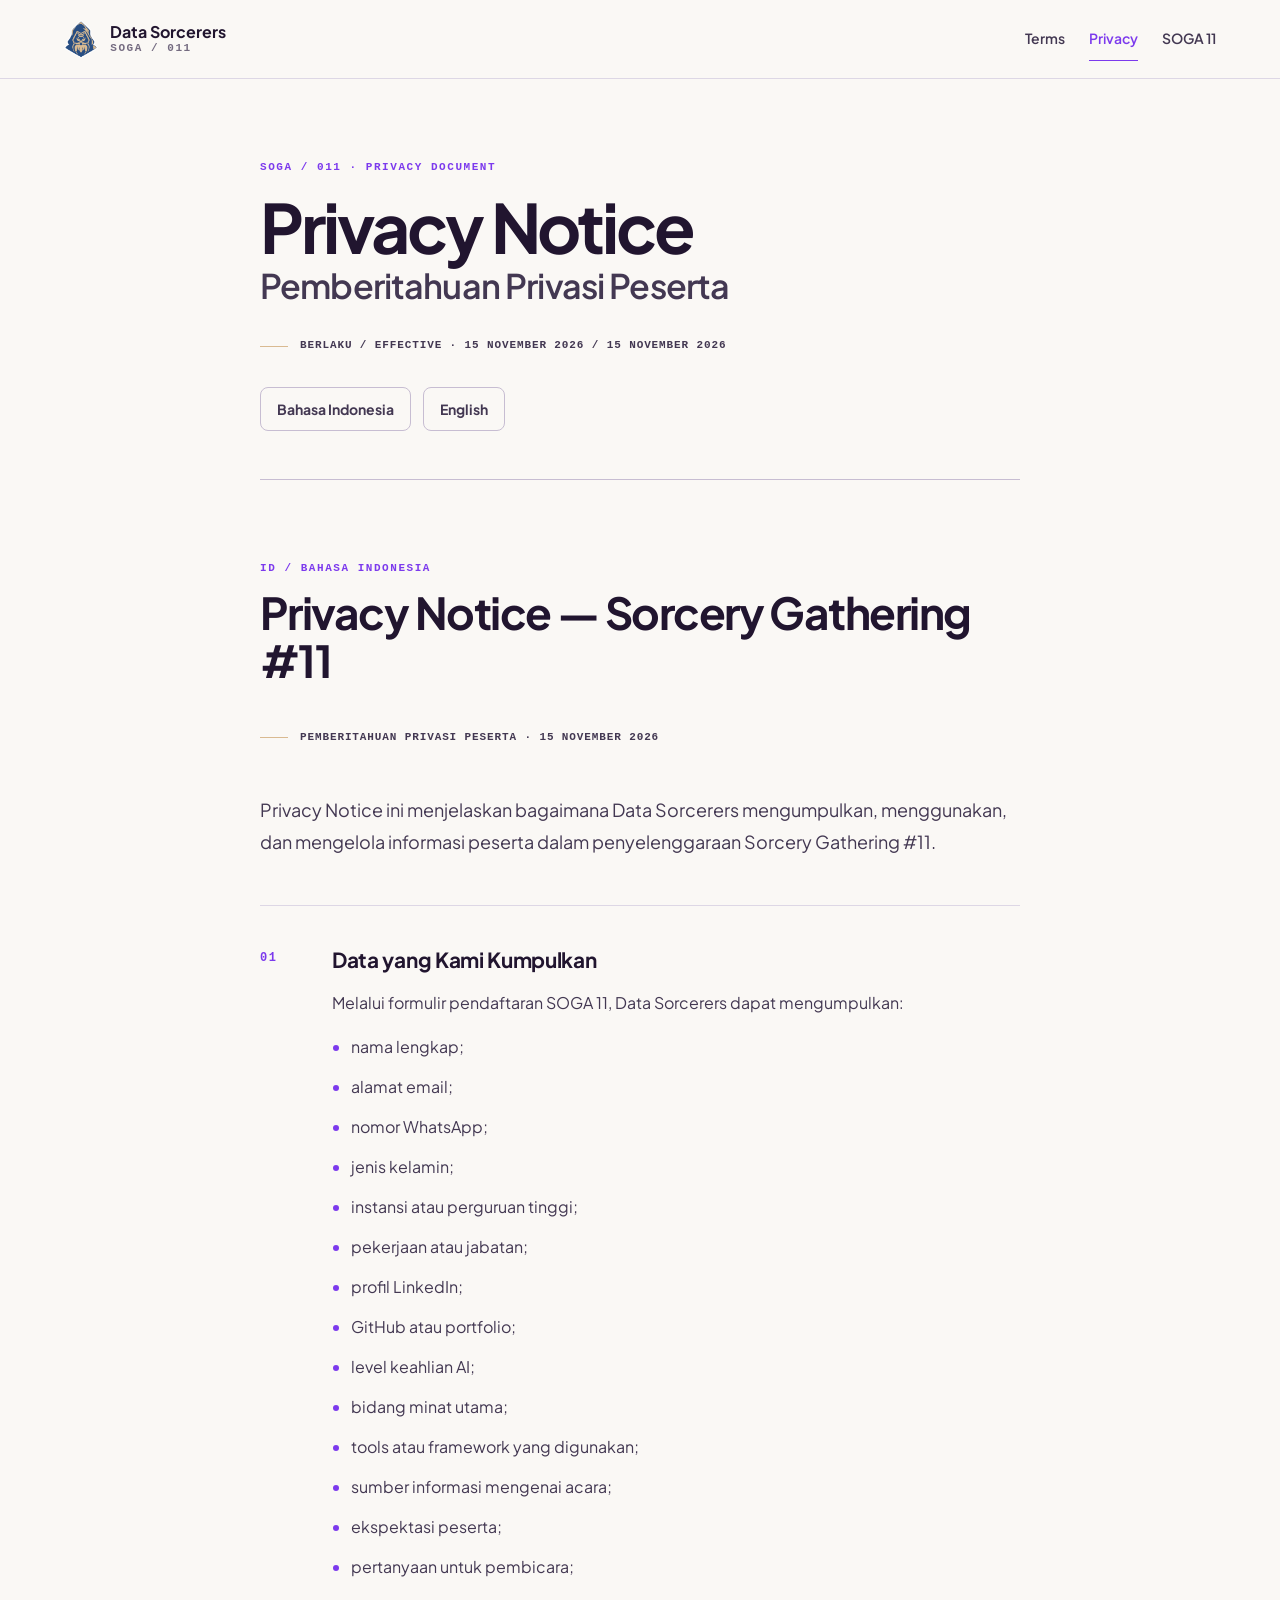
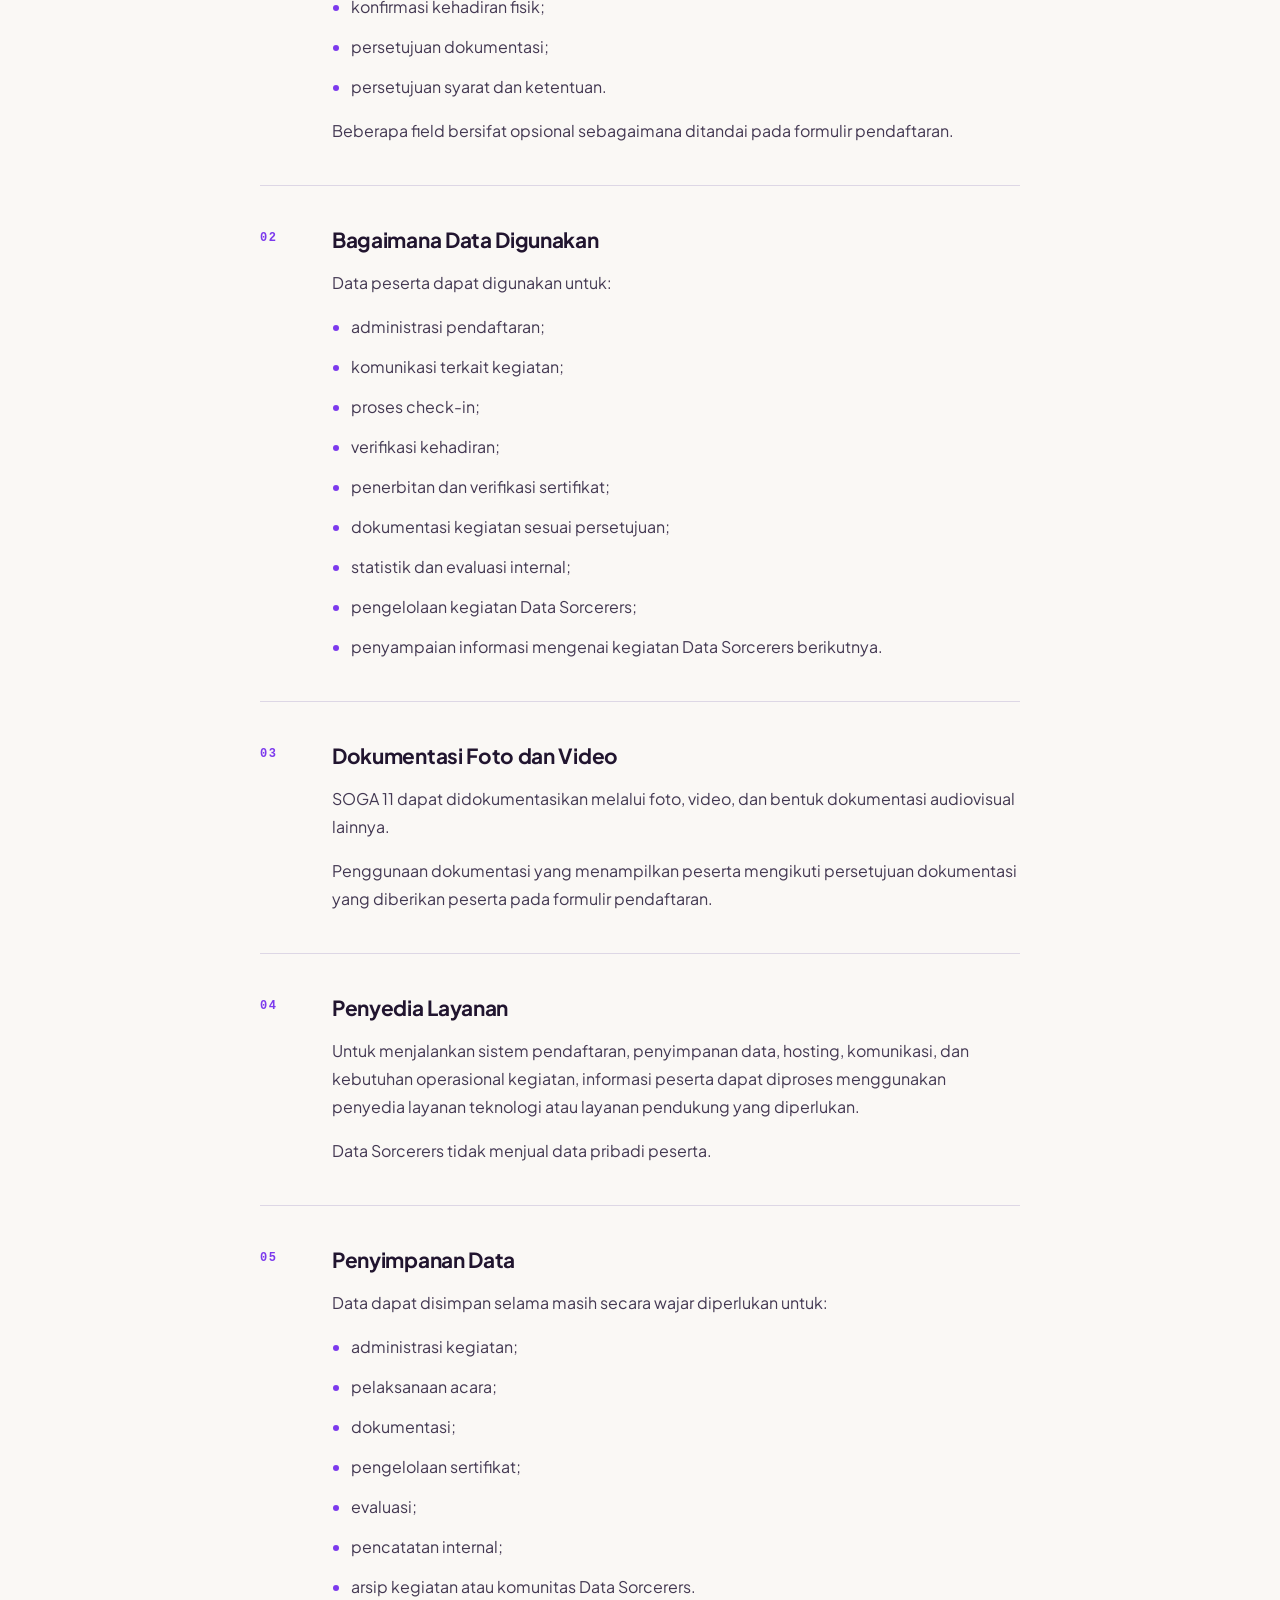
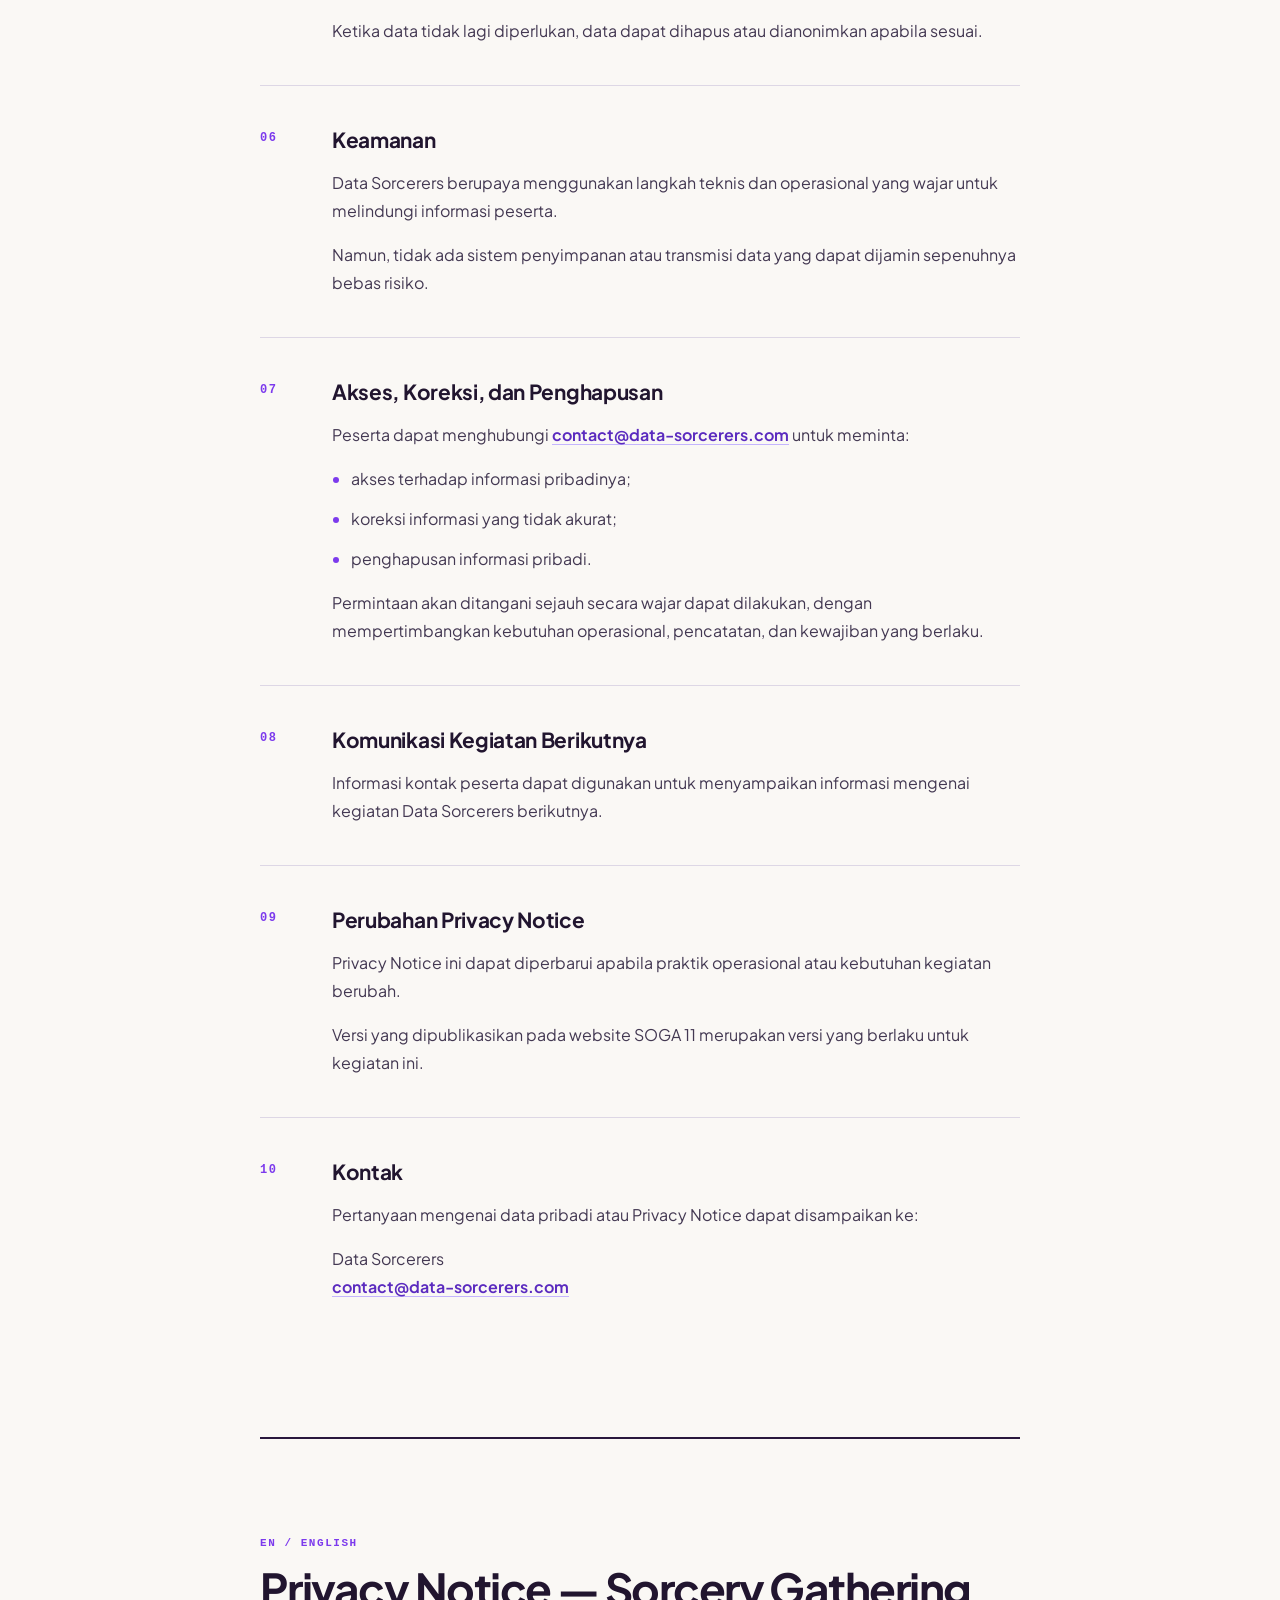
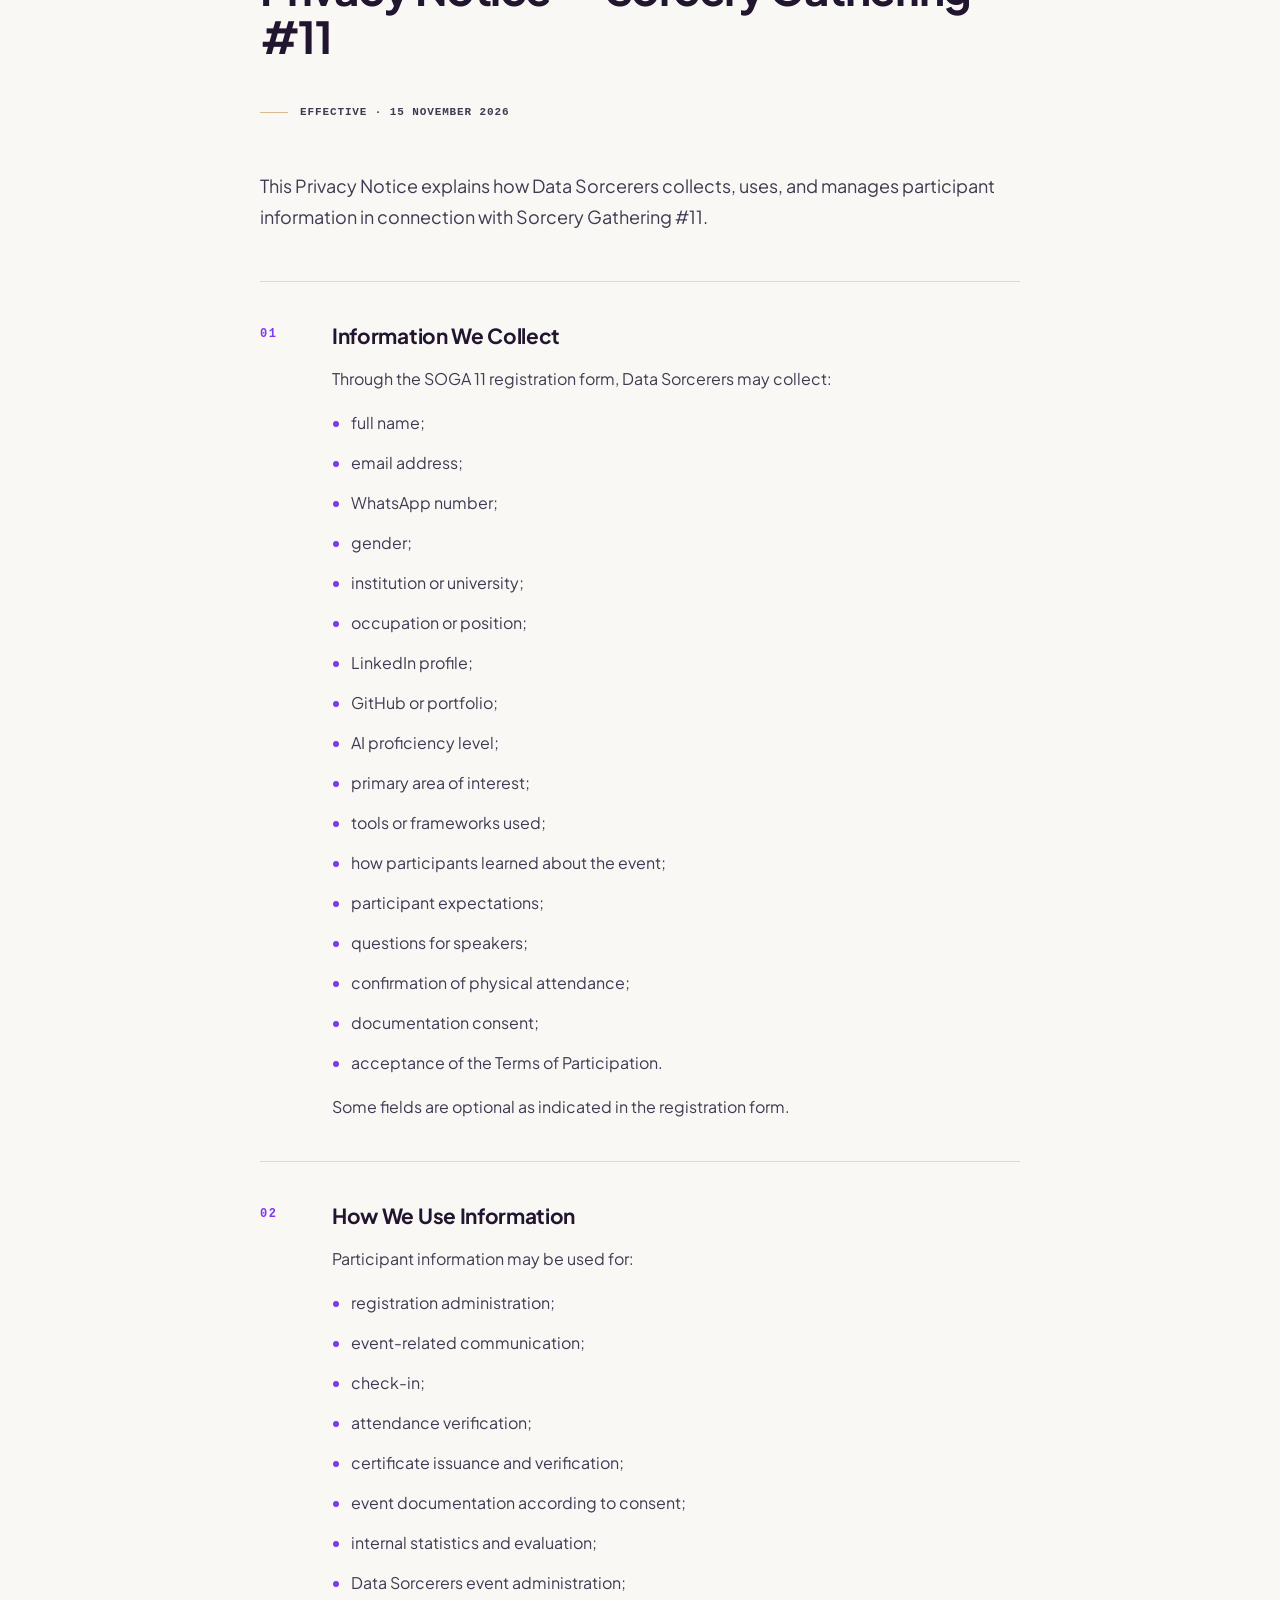
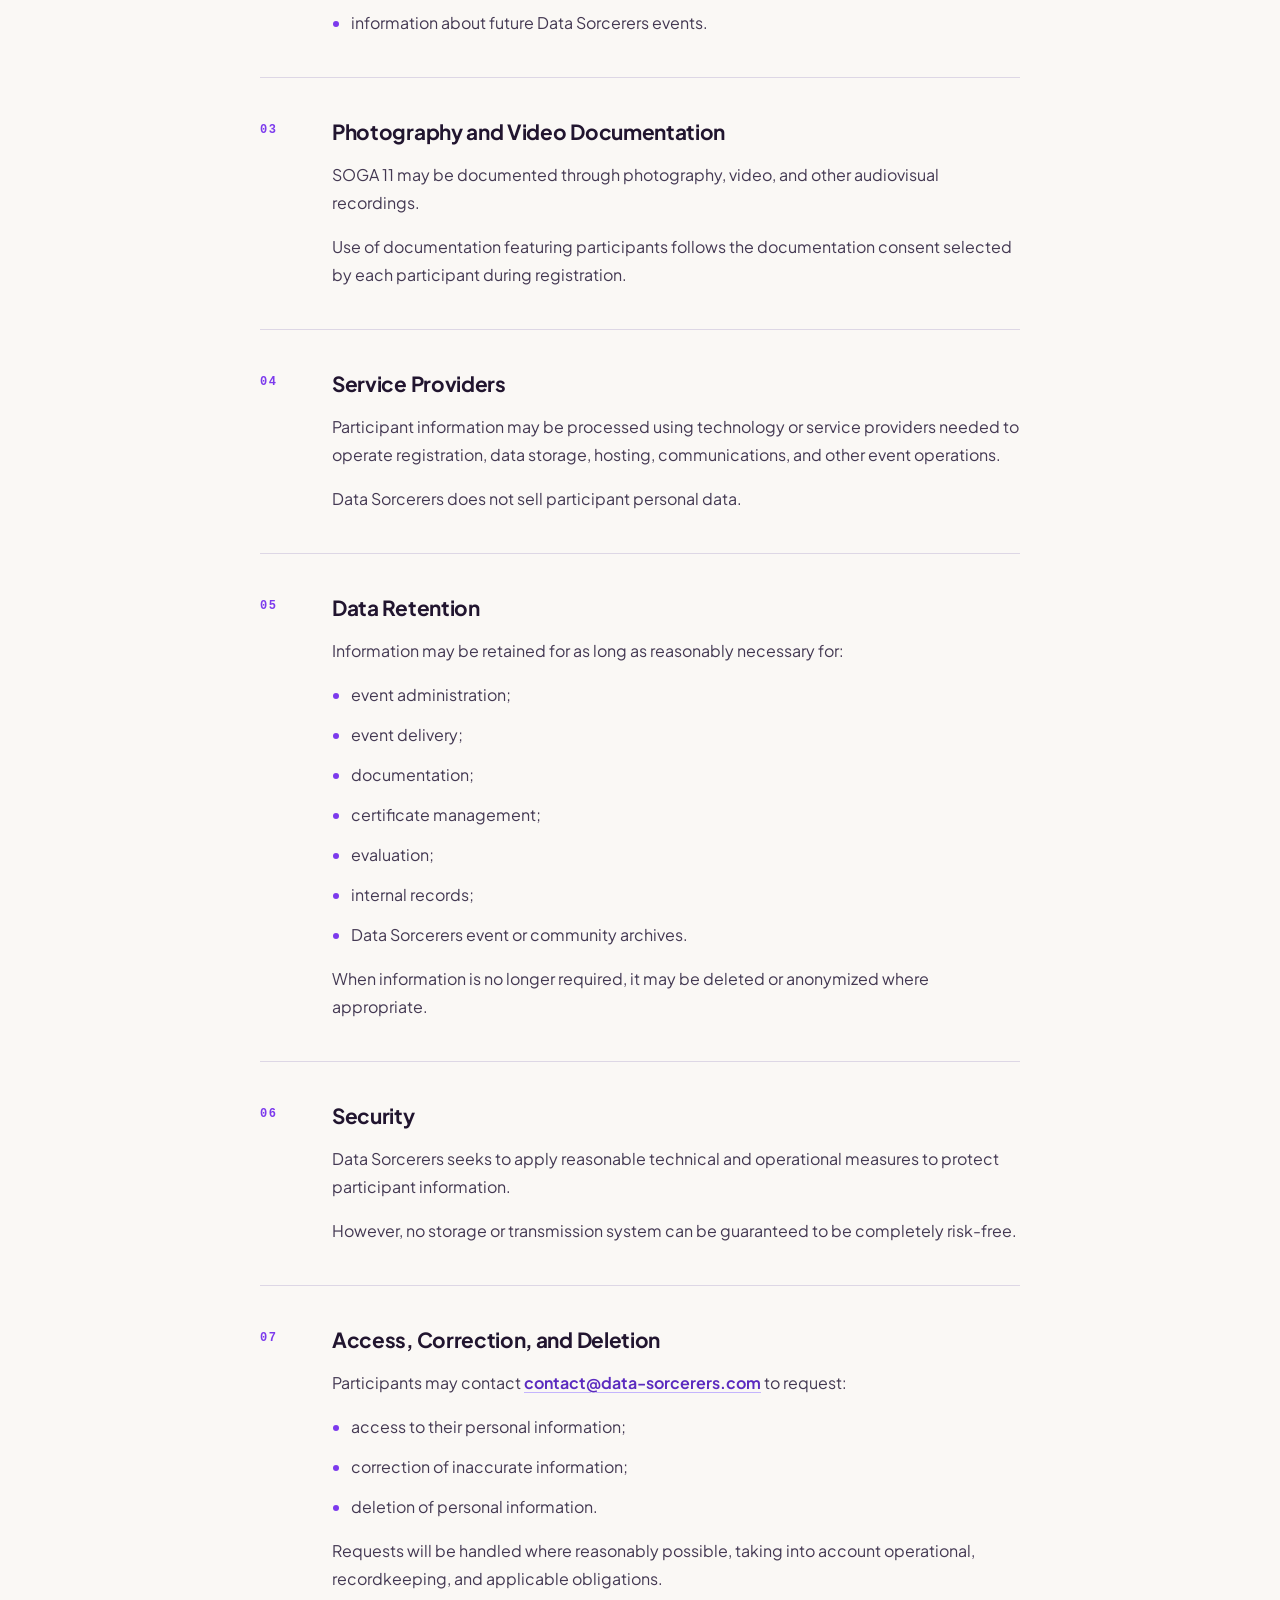
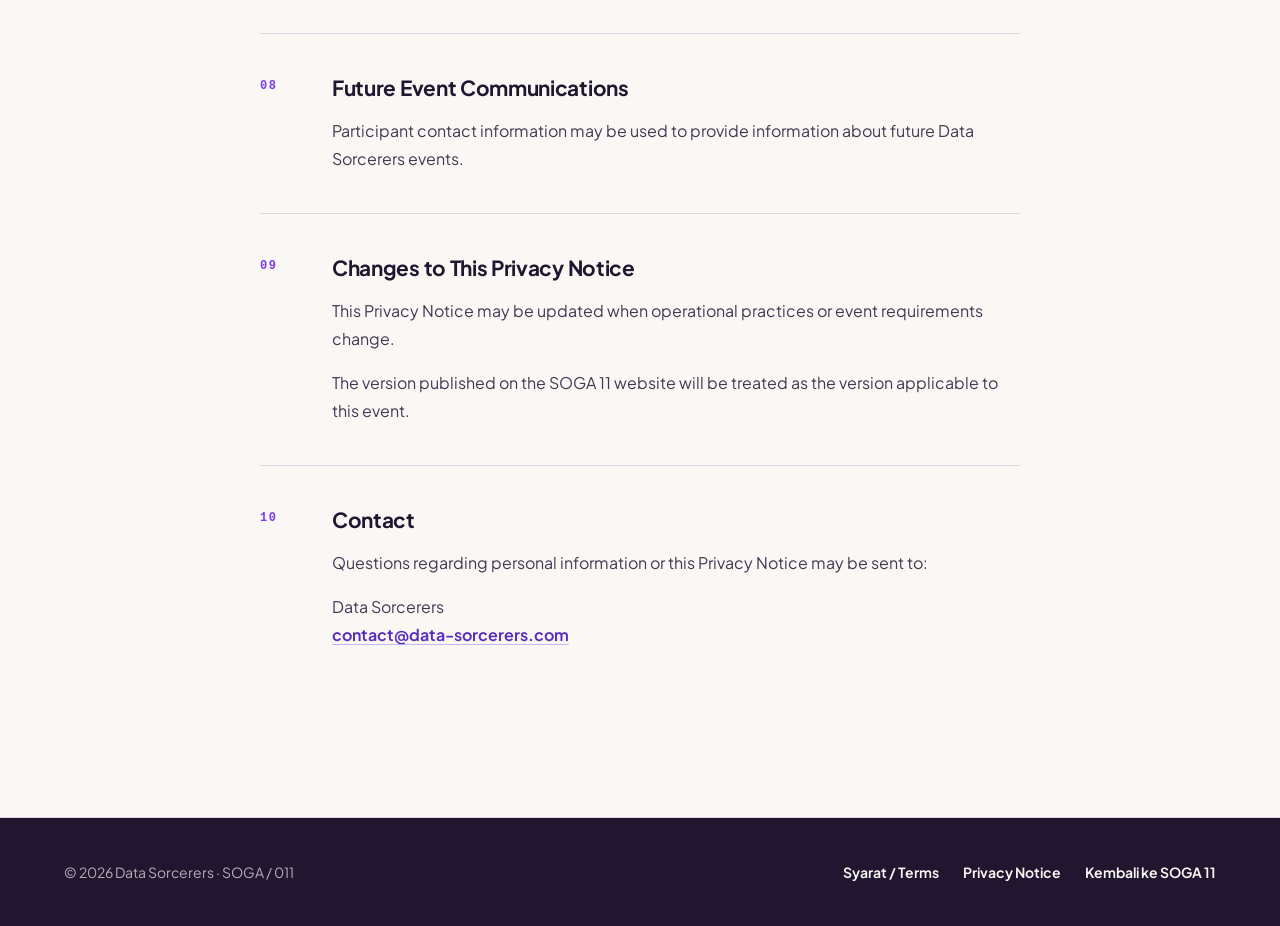
<file: privacy.html>
<!DOCTYPE html>
<html lang="id">
<head>
  <meta charset="UTF-8" />
  <meta name="viewport" content="width=device-width, initial-scale=1.0" />
  <title>Privacy Notice — SOGA 11</title>
  <meta name="description" content="Pemberitahuan Privasi bilingual untuk peserta Sorcery Gathering #11 yang diselenggarakan oleh Data Sorcerers." />
  <meta name="theme-color" content="#faf8f5" />

  <link rel="icon" type="image/png" sizes="32x32" href="assets/favicon.png" />
  <link rel="icon" href="assets/favicon.ico" />
  <link rel="apple-touch-icon" sizes="180x180" href="assets/apple-touch-icon.png" />

  <link rel="preconnect" href="https://fonts.googleapis.com" />
  <link rel="preconnect" href="https://fonts.gstatic.com" crossorigin />
  <link href="https://fonts.googleapis.com/css2?family=Plus+Jakarta+Sans:wght@400;500;600;700;800&display=swap" rel="stylesheet" />

  <link rel="stylesheet" href="css/variables.css?v=10" />
  <link rel="stylesheet" href="css/global.css?v=12" />
  <link rel="stylesheet" href="css/legal.css?v=1" />
</head>
<body class="legal-page">
  <a class="skip-link" href="#legal-content">Lewati ke dokumen / Skip to document</a>

  <header class="legal-site-header">
    <div class="legal-header-inner">
      <a class="legal-brand" href="index.html#home" aria-label="Kembali ke SOGA 11">
        <img src="assets/logo-web.png" alt="" />
        <span class="legal-brand-copy">
          <span>Data Sorcerers</span>
          <small>SOGA / 011</small>
        </span>
      </a>
      <nav class="legal-header-nav" aria-label="Navigasi dokumen legal">
        <a href="terms.html">Terms</a>
        <a href="privacy.html" aria-current="page">Privacy</a>
        <a href="index.html#home">SOGA 11</a>
      </nav>
    </div>
  </header>

  <main class="legal-main" id="legal-content">
    <article class="legal-document" aria-labelledby="document-title">
      <header class="legal-document-header">
        <p class="legal-kicker">SOGA / 011 · Privacy Document</p>
        <h1 id="document-title">
          Privacy Notice
          <span>Pemberitahuan Privasi Peserta</span>
        </h1>
        <p class="legal-effective-date">
          <time datetime="2026-11-15">Berlaku / Effective · 15 November 2026 / 15 November 2026</time>
        </p>
        <nav class="legal-language-nav" aria-label="Pilih bagian bahasa / Choose language section">
          <a href="#bahasa-indonesia" lang="id">Bahasa Indonesia</a>
          <a href="#english" lang="en">English</a>
        </nav>
      </header>

      <section class="legal-language" id="bahasa-indonesia" lang="id" aria-labelledby="privacy-id-title">
        <header class="legal-language-header">
          <span class="legal-section-index">ID / Bahasa Indonesia</span>
          <h2 id="privacy-id-title">Privacy Notice — Sorcery Gathering #11</h2>
          <p class="legal-effective-date">Pemberitahuan Privasi Peserta · 15 November 2026</p>
        </header>

        <div class="legal-intro">
          <p>Privacy Notice ini menjelaskan bagaimana Data Sorcerers mengumpulkan, menggunakan, dan mengelola informasi peserta dalam penyelenggaraan Sorcery Gathering #11.</p>
        </div>

        <div class="legal-clauses">
          <section class="legal-clause" aria-labelledby="privacy-id-01">
            <span class="legal-clause-number">01</span>
            <div class="legal-clause-body">
              <h3 id="privacy-id-01">Data yang Kami Kumpulkan</h3>
              <p>Melalui formulir pendaftaran SOGA 11, Data Sorcerers dapat mengumpulkan:</p>
              <ul>
                <li>nama lengkap;</li>
                <li>alamat email;</li>
                <li>nomor WhatsApp;</li>
                <li>jenis kelamin;</li>
                <li>instansi atau perguruan tinggi;</li>
                <li>pekerjaan atau jabatan;</li>
                <li>profil LinkedIn;</li>
                <li>GitHub atau portfolio;</li>
                <li>level keahlian AI;</li>
                <li>bidang minat utama;</li>
                <li>tools atau framework yang digunakan;</li>
                <li>sumber informasi mengenai acara;</li>
                <li>ekspektasi peserta;</li>
                <li>pertanyaan untuk pembicara;</li>
                <li>konfirmasi kehadiran fisik;</li>
                <li>persetujuan dokumentasi;</li>
                <li>persetujuan syarat dan ketentuan.</li>
              </ul>
              <p>Beberapa field bersifat opsional sebagaimana ditandai pada formulir pendaftaran.</p>
            </div>
          </section>

          <section class="legal-clause" aria-labelledby="privacy-id-02">
            <span class="legal-clause-number">02</span>
            <div class="legal-clause-body">
              <h3 id="privacy-id-02">Bagaimana Data Digunakan</h3>
              <p>Data peserta dapat digunakan untuk:</p>
              <ul>
                <li>administrasi pendaftaran;</li>
                <li>komunikasi terkait kegiatan;</li>
                <li>proses check-in;</li>
                <li>verifikasi kehadiran;</li>
                <li>penerbitan dan verifikasi sertifikat;</li>
                <li>dokumentasi kegiatan sesuai persetujuan;</li>
                <li>statistik dan evaluasi internal;</li>
                <li>pengelolaan kegiatan Data Sorcerers;</li>
                <li>penyampaian informasi mengenai kegiatan Data Sorcerers berikutnya.</li>
              </ul>
            </div>
          </section>

          <section class="legal-clause" aria-labelledby="privacy-id-03">
            <span class="legal-clause-number">03</span>
            <div class="legal-clause-body">
              <h3 id="privacy-id-03">Dokumentasi Foto dan Video</h3>
              <p>SOGA 11 dapat didokumentasikan melalui foto, video, dan bentuk dokumentasi audiovisual lainnya.</p>
              <p>Penggunaan dokumentasi yang menampilkan peserta mengikuti persetujuan dokumentasi yang diberikan peserta pada formulir pendaftaran.</p>
            </div>
          </section>

          <section class="legal-clause" aria-labelledby="privacy-id-04">
            <span class="legal-clause-number">04</span>
            <div class="legal-clause-body">
              <h3 id="privacy-id-04">Penyedia Layanan</h3>
              <p>Untuk menjalankan sistem pendaftaran, penyimpanan data, hosting, komunikasi, dan kebutuhan operasional kegiatan, informasi peserta dapat diproses menggunakan penyedia layanan teknologi atau layanan pendukung yang diperlukan.</p>
              <p>Data Sorcerers tidak menjual data pribadi peserta.</p>
            </div>
          </section>

          <section class="legal-clause" aria-labelledby="privacy-id-05">
            <span class="legal-clause-number">05</span>
            <div class="legal-clause-body">
              <h3 id="privacy-id-05">Penyimpanan Data</h3>
              <p>Data dapat disimpan selama masih secara wajar diperlukan untuk:</p>
              <ul>
                <li>administrasi kegiatan;</li>
                <li>pelaksanaan acara;</li>
                <li>dokumentasi;</li>
                <li>pengelolaan sertifikat;</li>
                <li>evaluasi;</li>
                <li>pencatatan internal;</li>
                <li>arsip kegiatan atau komunitas Data Sorcerers.</li>
              </ul>
              <p>Ketika data tidak lagi diperlukan, data dapat dihapus atau dianonimkan apabila sesuai.</p>
            </div>
          </section>

          <section class="legal-clause" aria-labelledby="privacy-id-06">
            <span class="legal-clause-number">06</span>
            <div class="legal-clause-body">
              <h3 id="privacy-id-06">Keamanan</h3>
              <p>Data Sorcerers berupaya menggunakan langkah teknis dan operasional yang wajar untuk melindungi informasi peserta.</p>
              <p>Namun, tidak ada sistem penyimpanan atau transmisi data yang dapat dijamin sepenuhnya bebas risiko.</p>
            </div>
          </section>

          <section class="legal-clause" aria-labelledby="privacy-id-07">
            <span class="legal-clause-number">07</span>
            <div class="legal-clause-body">
              <h3 id="privacy-id-07">Akses, Koreksi, dan Penghapusan</h3>
              <p>Peserta dapat menghubungi <a class="legal-contact-address" href="mailto:contact@data-sorcerers.com">contact@data-sorcerers.com</a> untuk meminta:</p>
              <ul>
                <li>akses terhadap informasi pribadinya;</li>
                <li>koreksi informasi yang tidak akurat;</li>
                <li>penghapusan informasi pribadi.</li>
              </ul>
              <p>Permintaan akan ditangani sejauh secara wajar dapat dilakukan, dengan mempertimbangkan kebutuhan operasional, pencatatan, dan kewajiban yang berlaku.</p>
            </div>
          </section>

          <section class="legal-clause" aria-labelledby="privacy-id-08">
            <span class="legal-clause-number">08</span>
            <div class="legal-clause-body">
              <h3 id="privacy-id-08">Komunikasi Kegiatan Berikutnya</h3>
              <p>Informasi kontak peserta dapat digunakan untuk menyampaikan informasi mengenai kegiatan Data Sorcerers berikutnya.</p>
            </div>
          </section>

          <section class="legal-clause" aria-labelledby="privacy-id-09">
            <span class="legal-clause-number">09</span>
            <div class="legal-clause-body">
              <h3 id="privacy-id-09">Perubahan Privacy Notice</h3>
              <p>Privacy Notice ini dapat diperbarui apabila praktik operasional atau kebutuhan kegiatan berubah.</p>
              <p>Versi yang dipublikasikan pada website SOGA 11 merupakan versi yang berlaku untuk kegiatan ini.</p>
            </div>
          </section>

          <section class="legal-clause" aria-labelledby="privacy-id-10">
            <span class="legal-clause-number">10</span>
            <div class="legal-clause-body">
              <h3 id="privacy-id-10">Kontak</h3>
              <p>Pertanyaan mengenai data pribadi atau Privacy Notice dapat disampaikan ke:</p>
              <p class="legal-contact-address">Data Sorcerers<br /><a href="mailto:contact@data-sorcerers.com">contact@data-sorcerers.com</a></p>
            </div>
          </section>
        </div>
      </section>

      <section class="legal-language" id="english" lang="en" aria-labelledby="privacy-en-title">
        <header class="legal-language-header">
          <span class="legal-section-index">EN / English</span>
          <h2 id="privacy-en-title">Privacy Notice — Sorcery Gathering #11</h2>
          <p class="legal-effective-date">Effective · 15 November 2026</p>
        </header>

        <div class="legal-intro">
          <p>This Privacy Notice explains how Data Sorcerers collects, uses, and manages participant information in connection with Sorcery Gathering #11.</p>
        </div>

        <div class="legal-clauses">
          <section class="legal-clause" aria-labelledby="privacy-en-01">
            <span class="legal-clause-number">01</span>
            <div class="legal-clause-body">
              <h3 id="privacy-en-01">Information We Collect</h3>
              <p>Through the SOGA 11 registration form, Data Sorcerers may collect:</p>
              <ul>
                <li>full name;</li>
                <li>email address;</li>
                <li>WhatsApp number;</li>
                <li>gender;</li>
                <li>institution or university;</li>
                <li>occupation or position;</li>
                <li>LinkedIn profile;</li>
                <li>GitHub or portfolio;</li>
                <li>AI proficiency level;</li>
                <li>primary area of interest;</li>
                <li>tools or frameworks used;</li>
                <li>how participants learned about the event;</li>
                <li>participant expectations;</li>
                <li>questions for speakers;</li>
                <li>confirmation of physical attendance;</li>
                <li>documentation consent;</li>
                <li>acceptance of the Terms of Participation.</li>
              </ul>
              <p>Some fields are optional as indicated in the registration form.</p>
            </div>
          </section>

          <section class="legal-clause" aria-labelledby="privacy-en-02">
            <span class="legal-clause-number">02</span>
            <div class="legal-clause-body">
              <h3 id="privacy-en-02">How We Use Information</h3>
              <p>Participant information may be used for:</p>
              <ul>
                <li>registration administration;</li>
                <li>event-related communication;</li>
                <li>check-in;</li>
                <li>attendance verification;</li>
                <li>certificate issuance and verification;</li>
                <li>event documentation according to consent;</li>
                <li>internal statistics and evaluation;</li>
                <li>Data Sorcerers event administration;</li>
                <li>information about future Data Sorcerers events.</li>
              </ul>
            </div>
          </section>

          <section class="legal-clause" aria-labelledby="privacy-en-03">
            <span class="legal-clause-number">03</span>
            <div class="legal-clause-body">
              <h3 id="privacy-en-03">Photography and Video Documentation</h3>
              <p>SOGA 11 may be documented through photography, video, and other audiovisual recordings.</p>
              <p>Use of documentation featuring participants follows the documentation consent selected by each participant during registration.</p>
            </div>
          </section>

          <section class="legal-clause" aria-labelledby="privacy-en-04">
            <span class="legal-clause-number">04</span>
            <div class="legal-clause-body">
              <h3 id="privacy-en-04">Service Providers</h3>
              <p>Participant information may be processed using technology or service providers needed to operate registration, data storage, hosting, communications, and other event operations.</p>
              <p>Data Sorcerers does not sell participant personal data.</p>
            </div>
          </section>

          <section class="legal-clause" aria-labelledby="privacy-en-05">
            <span class="legal-clause-number">05</span>
            <div class="legal-clause-body">
              <h3 id="privacy-en-05">Data Retention</h3>
              <p>Information may be retained for as long as reasonably necessary for:</p>
              <ul>
                <li>event administration;</li>
                <li>event delivery;</li>
                <li>documentation;</li>
                <li>certificate management;</li>
                <li>evaluation;</li>
                <li>internal records;</li>
                <li>Data Sorcerers event or community archives.</li>
              </ul>
              <p>When information is no longer required, it may be deleted or anonymized where appropriate.</p>
            </div>
          </section>

          <section class="legal-clause" aria-labelledby="privacy-en-06">
            <span class="legal-clause-number">06</span>
            <div class="legal-clause-body">
              <h3 id="privacy-en-06">Security</h3>
              <p>Data Sorcerers seeks to apply reasonable technical and operational measures to protect participant information.</p>
              <p>However, no storage or transmission system can be guaranteed to be completely risk-free.</p>
            </div>
          </section>

          <section class="legal-clause" aria-labelledby="privacy-en-07">
            <span class="legal-clause-number">07</span>
            <div class="legal-clause-body">
              <h3 id="privacy-en-07">Access, Correction, and Deletion</h3>
              <p>Participants may contact <a class="legal-contact-address" href="mailto:contact@data-sorcerers.com">contact@data-sorcerers.com</a> to request:</p>
              <ul>
                <li>access to their personal information;</li>
                <li>correction of inaccurate information;</li>
                <li>deletion of personal information.</li>
              </ul>
              <p>Requests will be handled where reasonably possible, taking into account operational, recordkeeping, and applicable obligations.</p>
            </div>
          </section>

          <section class="legal-clause" aria-labelledby="privacy-en-08">
            <span class="legal-clause-number">08</span>
            <div class="legal-clause-body">
              <h3 id="privacy-en-08">Future Event Communications</h3>
              <p>Participant contact information may be used to provide information about future Data Sorcerers events.</p>
            </div>
          </section>

          <section class="legal-clause" aria-labelledby="privacy-en-09">
            <span class="legal-clause-number">09</span>
            <div class="legal-clause-body">
              <h3 id="privacy-en-09">Changes to This Privacy Notice</h3>
              <p>This Privacy Notice may be updated when operational practices or event requirements change.</p>
              <p>The version published on the SOGA 11 website will be treated as the version applicable to this event.</p>
            </div>
          </section>

          <section class="legal-clause" aria-labelledby="privacy-en-10">
            <span class="legal-clause-number">10</span>
            <div class="legal-clause-body">
              <h3 id="privacy-en-10">Contact</h3>
              <p>Questions regarding personal information or this Privacy Notice may be sent to:</p>
              <p class="legal-contact-address">Data Sorcerers<br /><a href="mailto:contact@data-sorcerers.com">contact@data-sorcerers.com</a></p>
            </div>
          </section>
        </div>
      </section>
    </article>
  </main>

  <footer class="legal-footer">
    <div class="legal-footer-inner">
      <p>© 2026 Data Sorcerers · SOGA / 011</p>
      <nav class="legal-footer-nav" aria-label="Navigasi legal dan acara">
        <a href="terms.html">Syarat / Terms</a>
        <a href="privacy.html" aria-current="page">Privacy Notice</a>
        <a href="index.html#home">Kembali ke SOGA 11</a>
      </nav>
    </div>
  </footer>
</body>
</html>
</file>
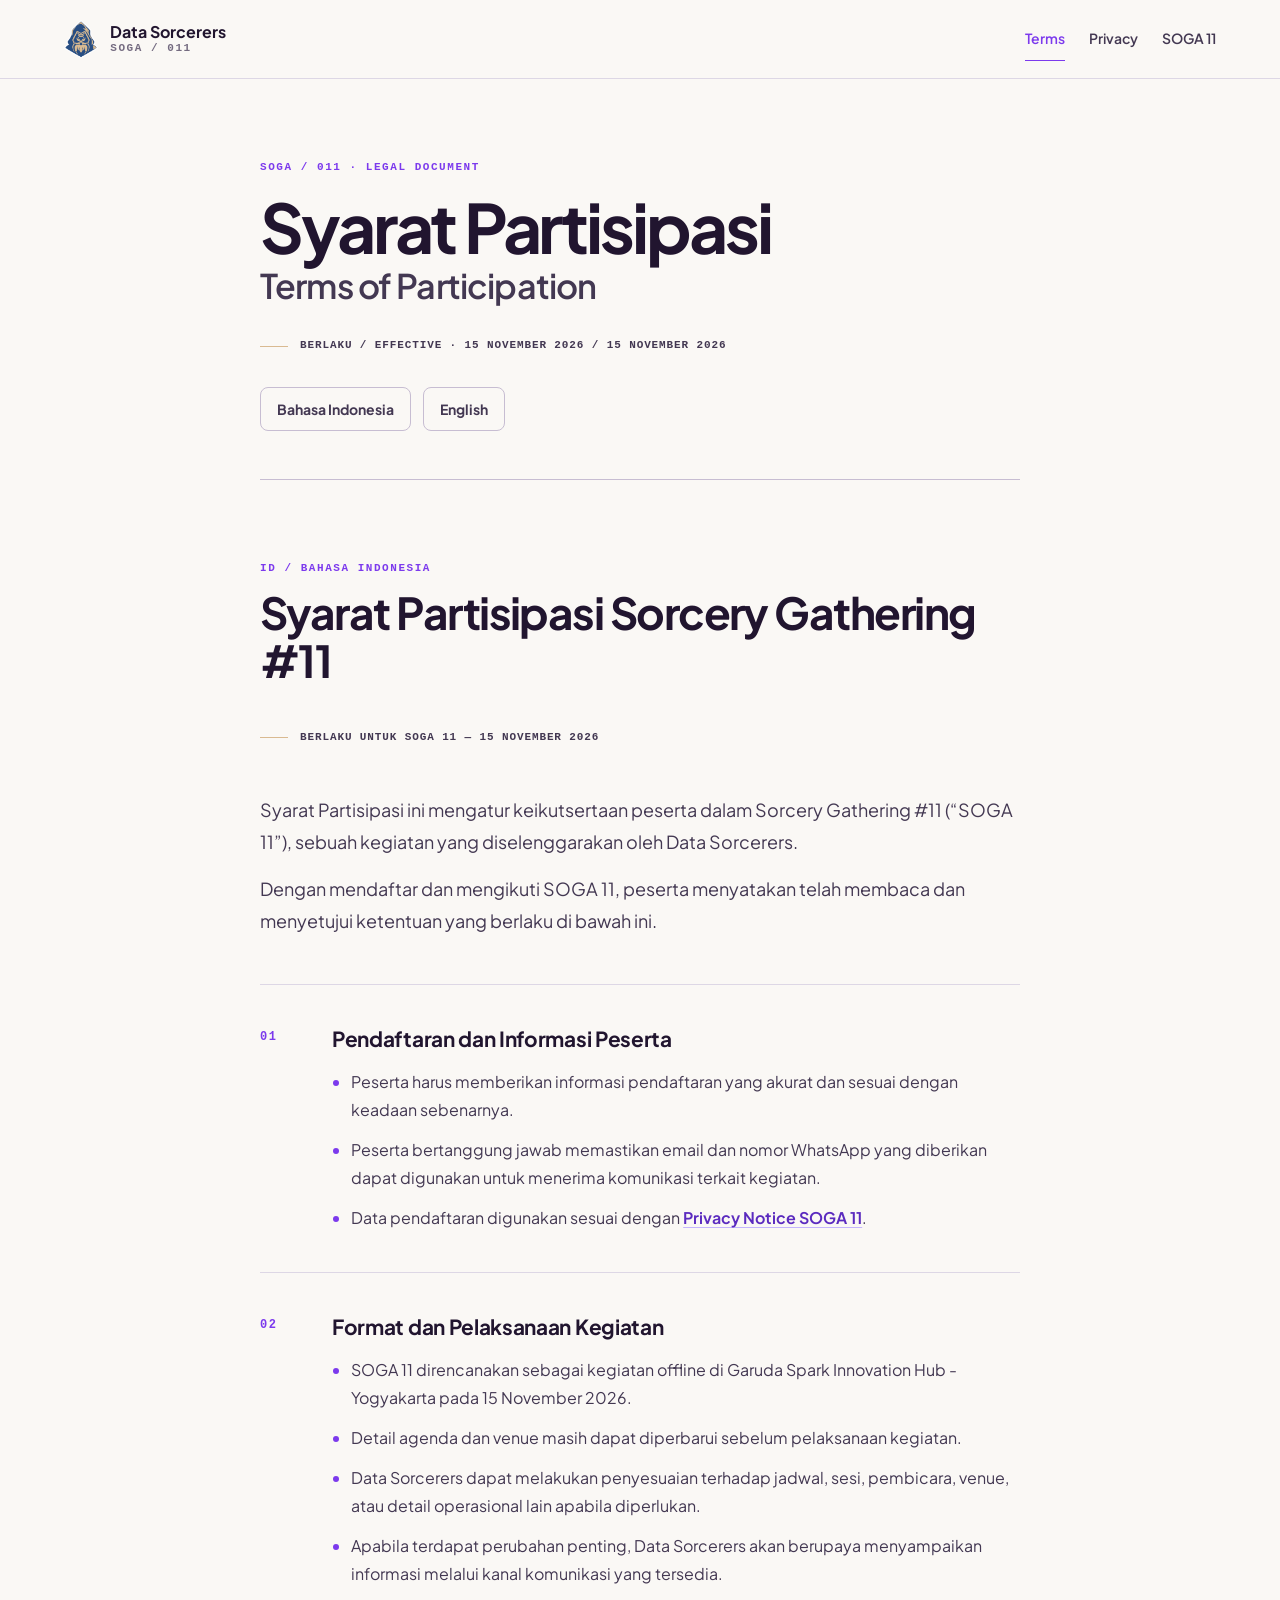
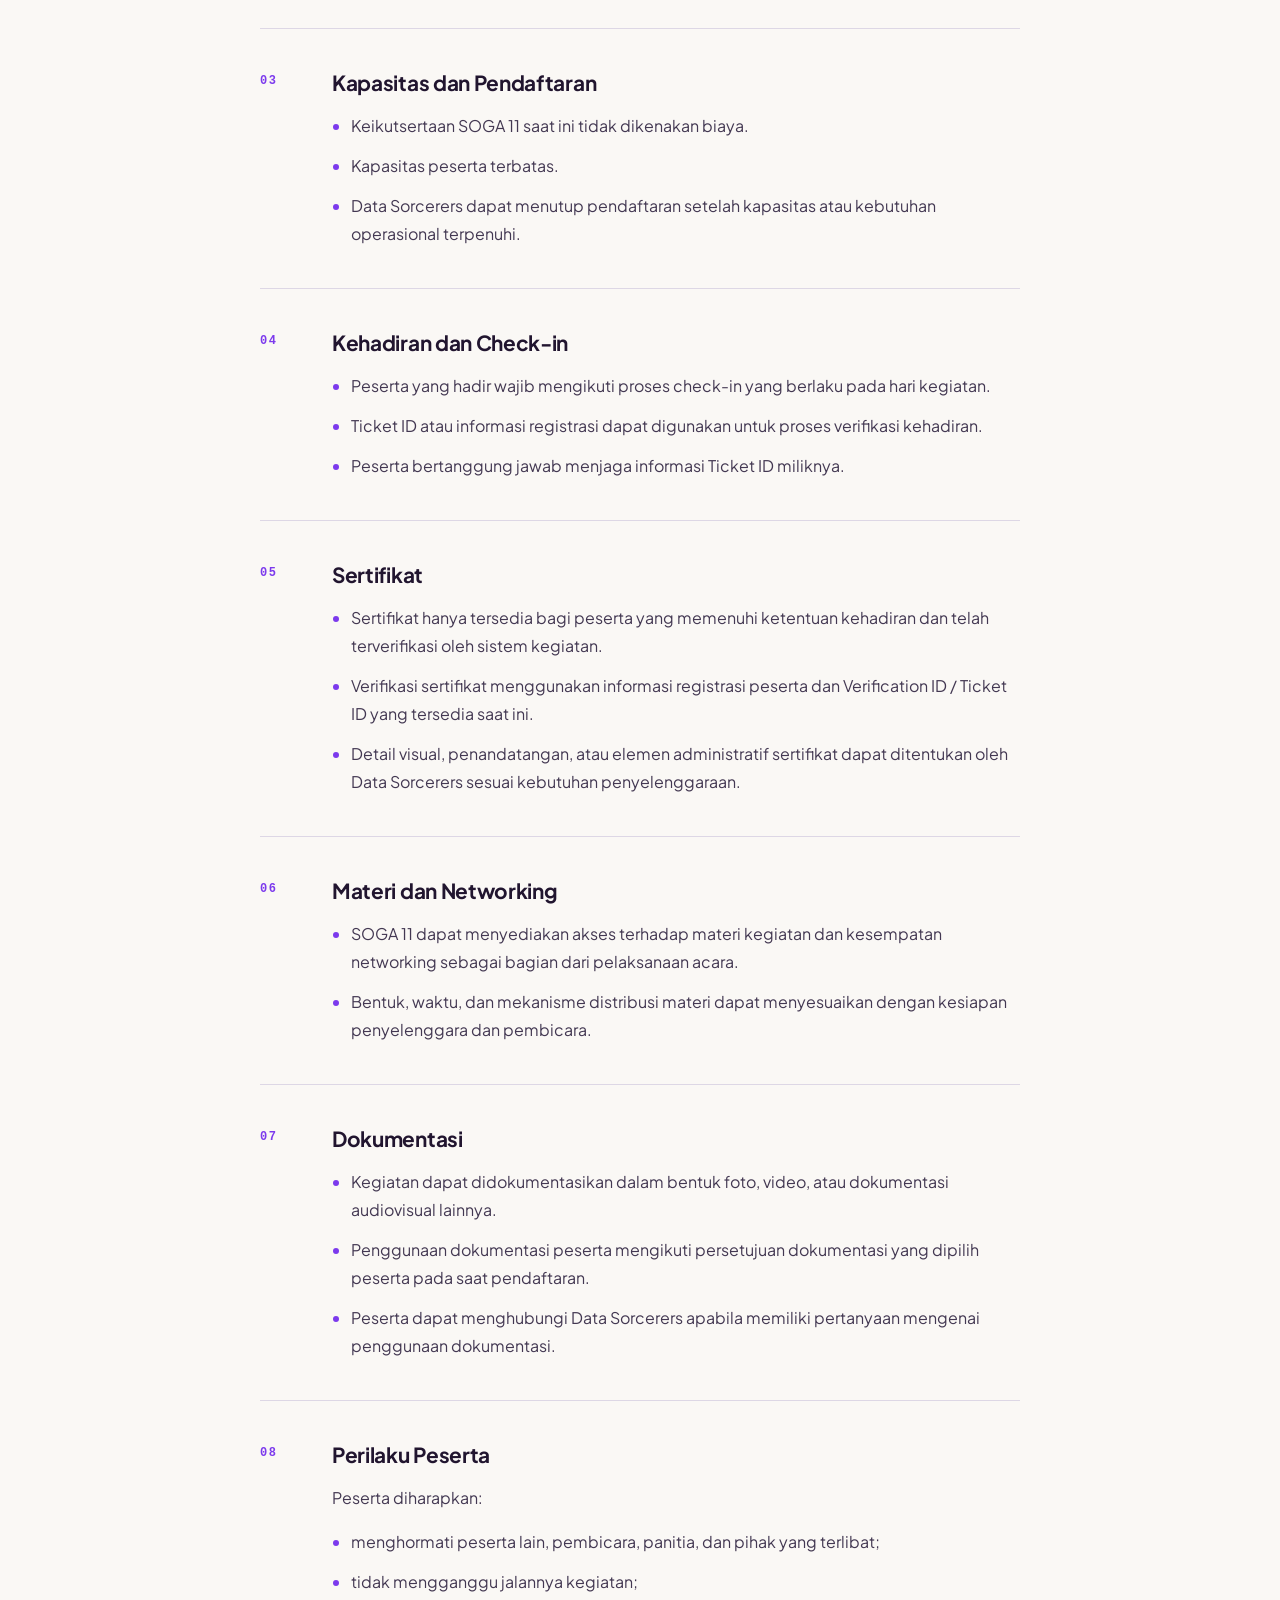
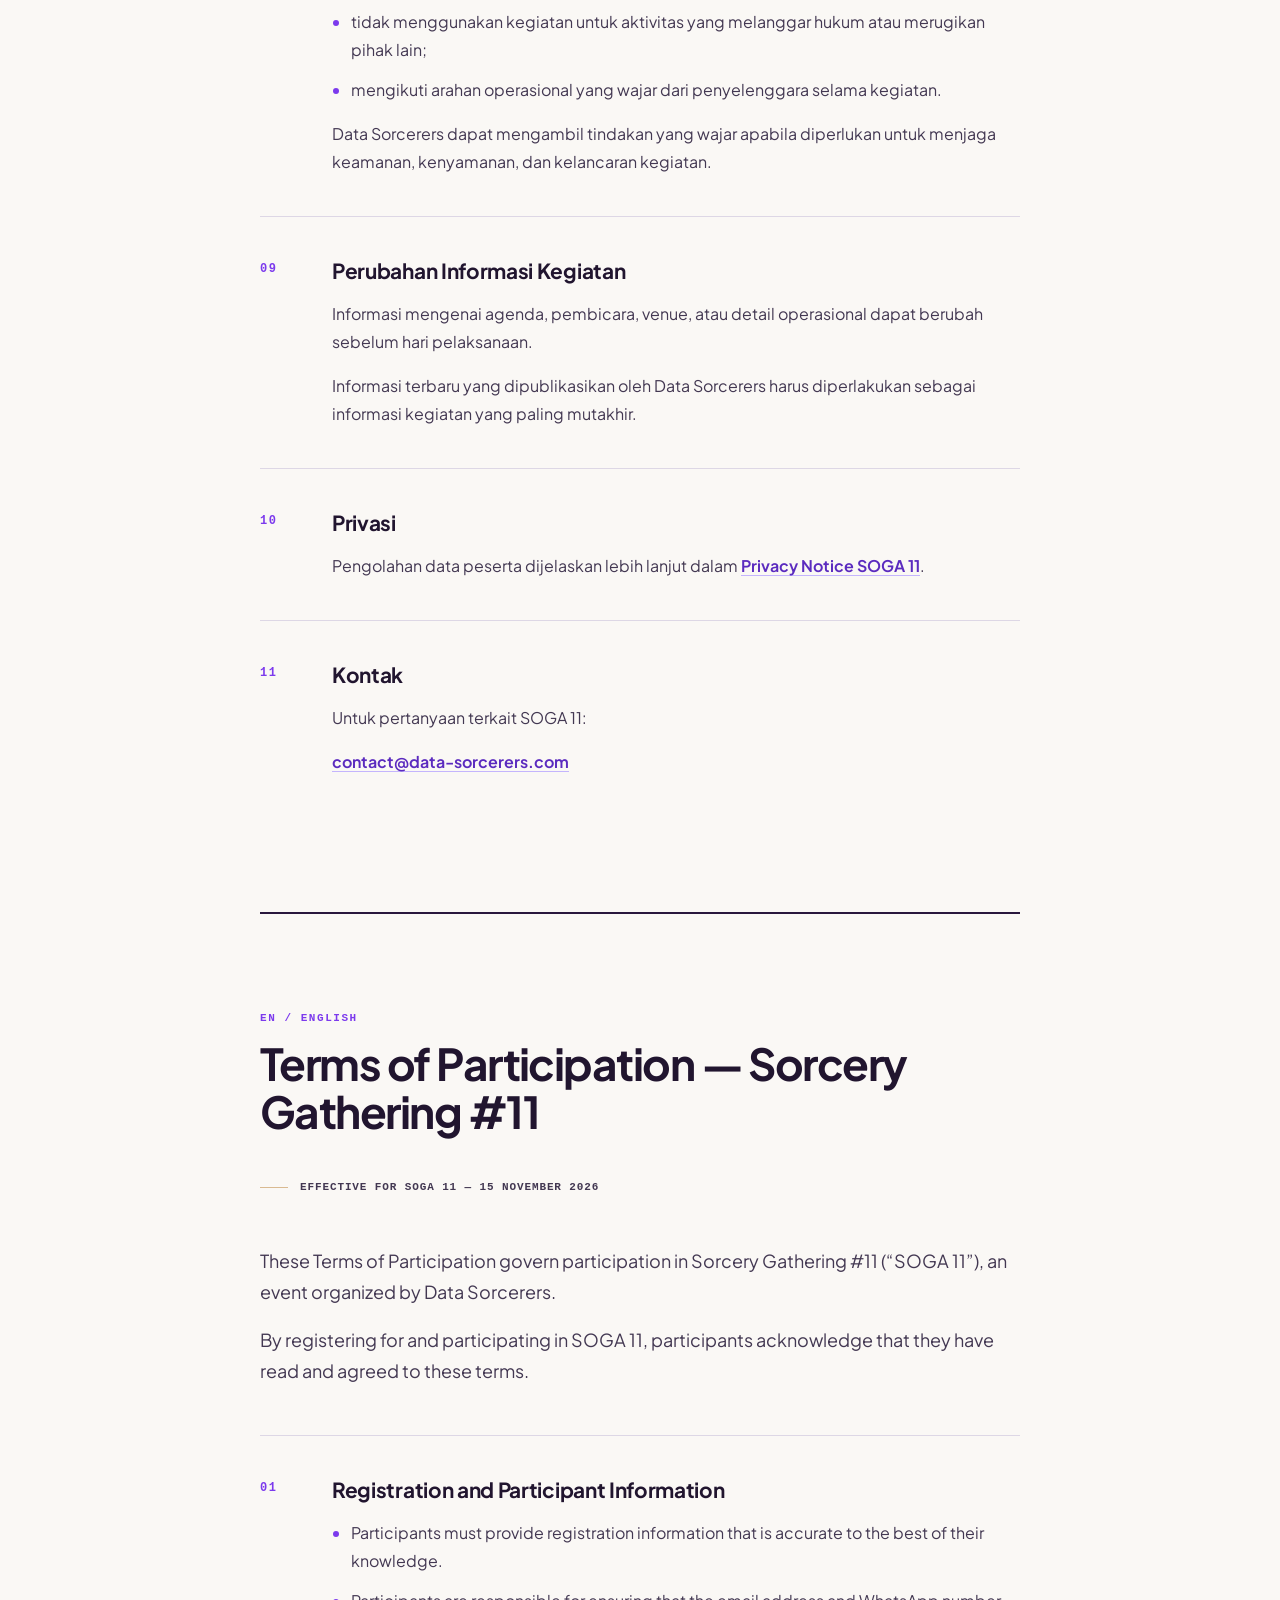
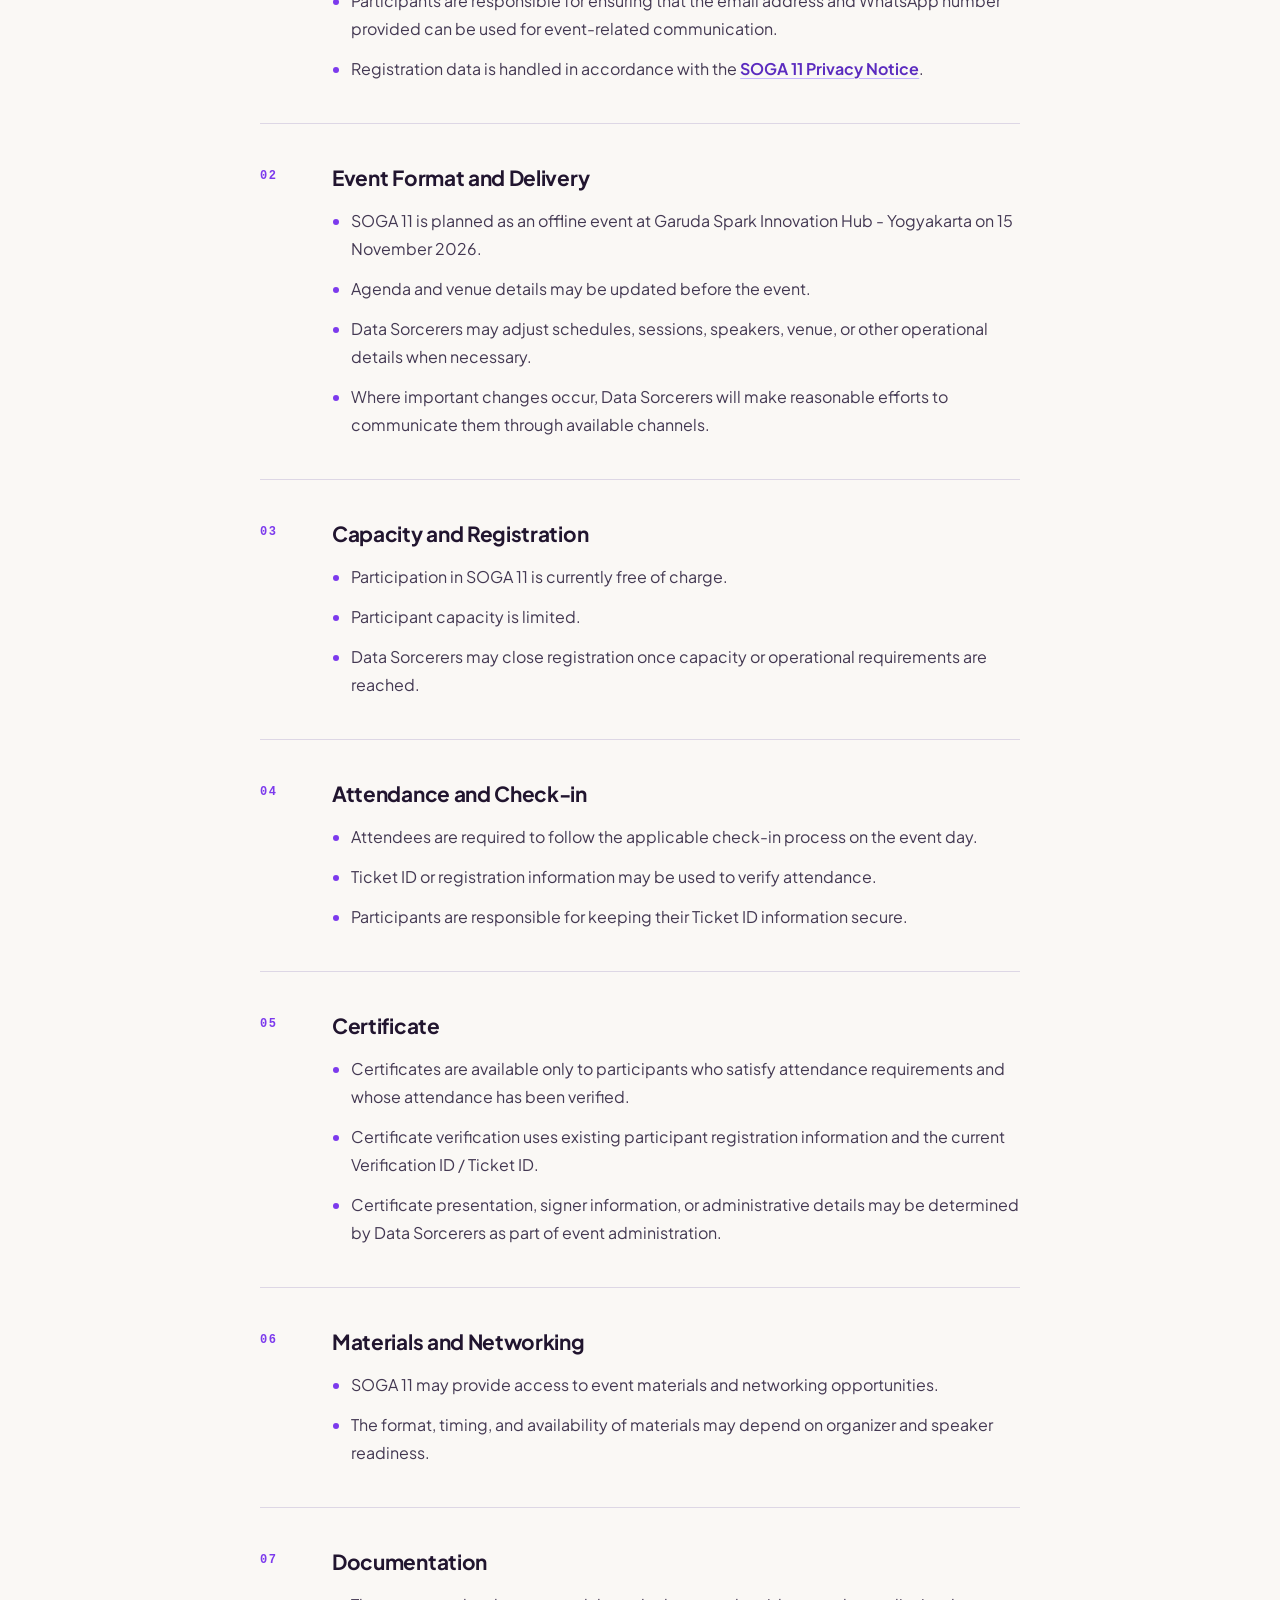
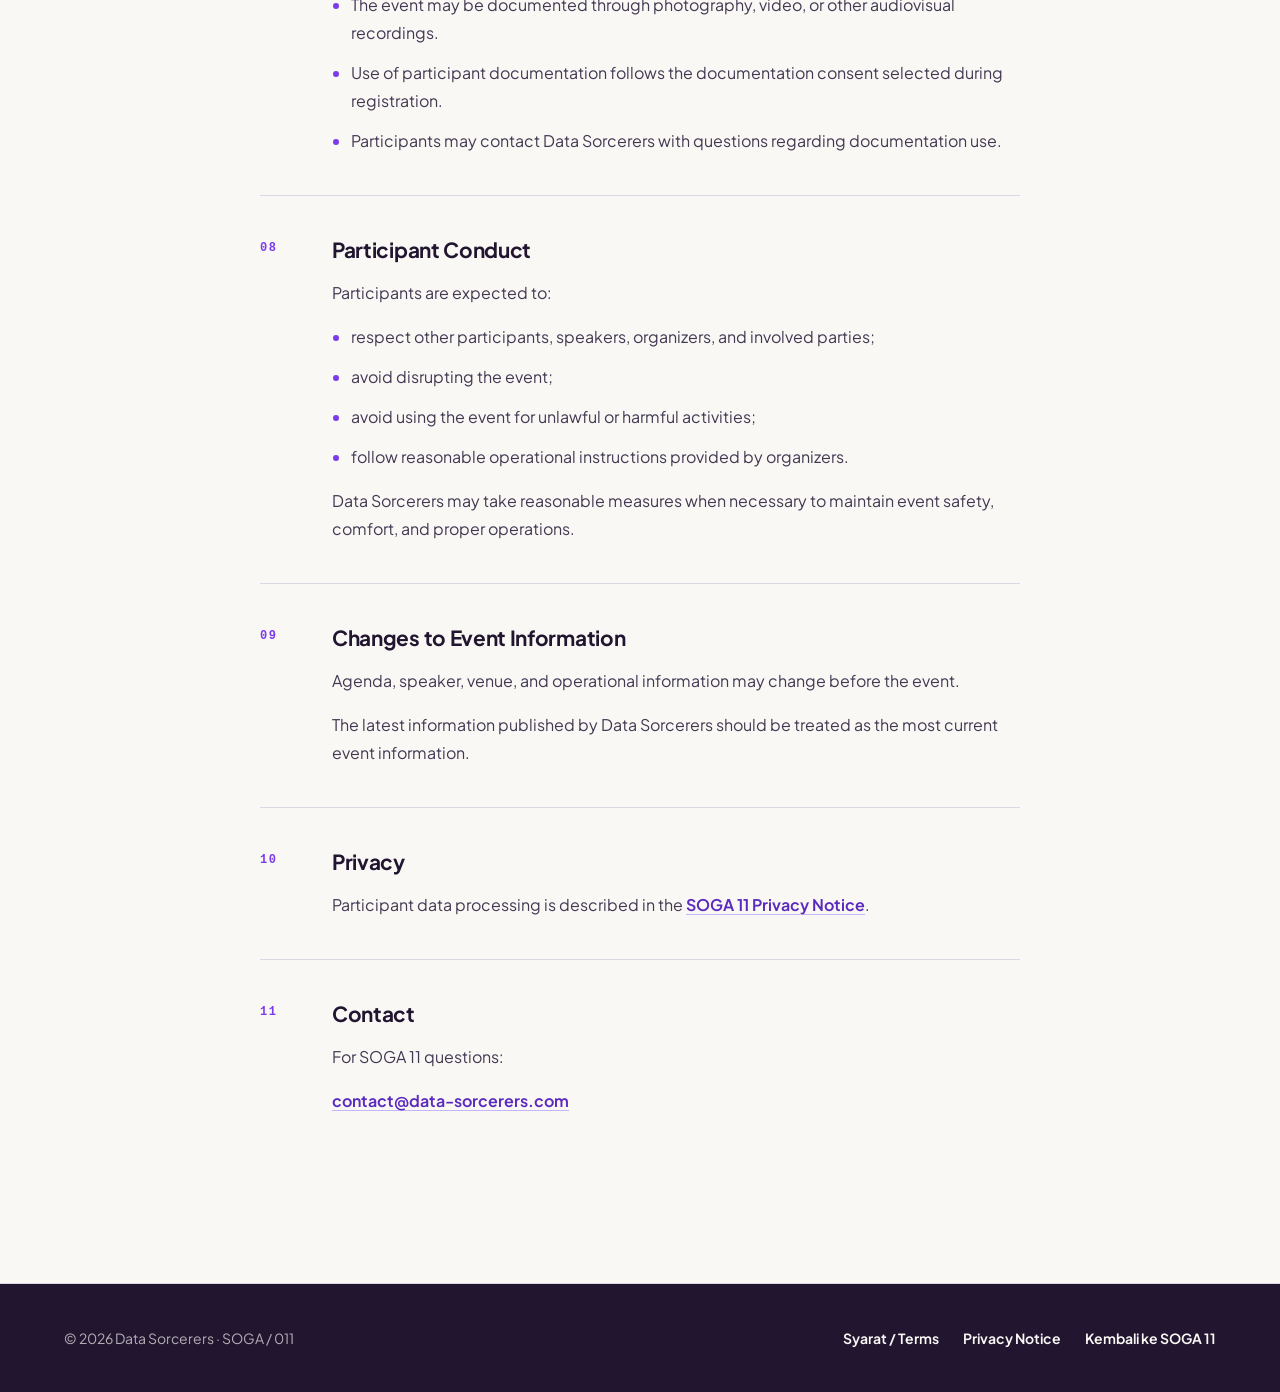
<file: terms.html>
<!DOCTYPE html>
<html lang="id">
<head>
  <meta charset="UTF-8" />
  <meta name="viewport" content="width=device-width, initial-scale=1.0" />
  <title>Syarat Partisipasi / Terms of Participation — SOGA 11</title>
  <meta name="description" content="Syarat Partisipasi bilingual untuk Sorcery Gathering #11 yang diselenggarakan oleh Data Sorcerers." />
  <meta name="theme-color" content="#faf8f5" />

  <link rel="icon" type="image/png" sizes="32x32" href="assets/favicon.png" />
  <link rel="icon" href="assets/favicon.ico" />
  <link rel="apple-touch-icon" sizes="180x180" href="assets/apple-touch-icon.png" />

  <link rel="preconnect" href="https://fonts.googleapis.com" />
  <link rel="preconnect" href="https://fonts.gstatic.com" crossorigin />
  <link href="https://fonts.googleapis.com/css2?family=Plus+Jakarta+Sans:wght@400;500;600;700;800&display=swap" rel="stylesheet" />

  <link rel="stylesheet" href="css/variables.css?v=10" />
  <link rel="stylesheet" href="css/global.css?v=12" />
  <link rel="stylesheet" href="css/legal.css?v=1" />
</head>
<body class="legal-page">
  <a class="skip-link" href="#legal-content">Lewati ke dokumen / Skip to document</a>

  <header class="legal-site-header">
    <div class="legal-header-inner">
      <a class="legal-brand" href="index.html#home" aria-label="Kembali ke SOGA 11">
        <img src="assets/logo-web.png" alt="" />
        <span class="legal-brand-copy">
          <span>Data Sorcerers</span>
          <small>SOGA / 011</small>
        </span>
      </a>
      <nav class="legal-header-nav" aria-label="Navigasi dokumen legal">
        <a href="terms.html" aria-current="page">Terms</a>
        <a href="privacy.html">Privacy</a>
        <a href="index.html#home">SOGA 11</a>
      </nav>
    </div>
  </header>

  <main class="legal-main" id="legal-content">
    <article class="legal-document" aria-labelledby="document-title">
      <header class="legal-document-header">
        <p class="legal-kicker">SOGA / 011 · Legal Document</p>
        <h1 id="document-title">
          Syarat Partisipasi
          <span lang="en">Terms of Participation</span>
        </h1>
        <p class="legal-effective-date">
          <time datetime="2026-11-15">Berlaku / Effective · 15 November 2026 / 15 November 2026</time>
        </p>
        <nav class="legal-language-nav" aria-label="Pilih bagian bahasa / Choose language section">
          <a href="#bahasa-indonesia" lang="id">Bahasa Indonesia</a>
          <a href="#english" lang="en">English</a>
        </nav>
      </header>

      <section class="legal-language" id="bahasa-indonesia" lang="id" aria-labelledby="terms-id-title">
        <header class="legal-language-header">
          <span class="legal-section-index">ID / Bahasa Indonesia</span>
          <h2 id="terms-id-title">Syarat Partisipasi Sorcery Gathering #11</h2>
          <p class="legal-effective-date">Berlaku untuk SOGA 11 — 15 November 2026</p>
        </header>

        <div class="legal-intro">
          <p>Syarat Partisipasi ini mengatur keikutsertaan peserta dalam Sorcery Gathering #11 (“SOGA 11”), sebuah kegiatan yang diselenggarakan oleh Data Sorcerers.</p>
          <p>Dengan mendaftar dan mengikuti SOGA 11, peserta menyatakan telah membaca dan menyetujui ketentuan yang berlaku di bawah ini.</p>
        </div>

        <div class="legal-clauses">
          <section class="legal-clause" aria-labelledby="terms-id-01">
            <span class="legal-clause-number">01</span>
            <div class="legal-clause-body">
              <h3 id="terms-id-01">Pendaftaran dan Informasi Peserta</h3>
              <ul>
                <li>Peserta harus memberikan informasi pendaftaran yang akurat dan sesuai dengan keadaan sebenarnya.</li>
                <li>Peserta bertanggung jawab memastikan email dan nomor WhatsApp yang diberikan dapat digunakan untuk menerima komunikasi terkait kegiatan.</li>
                <li>Data pendaftaran digunakan sesuai dengan <a href="privacy.html">Privacy Notice SOGA 11</a>.</li>
              </ul>
            </div>
          </section>

          <section class="legal-clause" aria-labelledby="terms-id-02">
            <span class="legal-clause-number">02</span>
            <div class="legal-clause-body">
              <h3 id="terms-id-02">Format dan Pelaksanaan Kegiatan</h3>
              <ul>
                <li>SOGA 11 direncanakan sebagai kegiatan offline di Garuda Spark Innovation Hub - Yogyakarta pada 15 November 2026.</li>
                <li>Detail agenda dan venue masih dapat diperbarui sebelum pelaksanaan kegiatan.</li>
                <li>Data Sorcerers dapat melakukan penyesuaian terhadap jadwal, sesi, pembicara, venue, atau detail operasional lain apabila diperlukan.</li>
                <li>Apabila terdapat perubahan penting, Data Sorcerers akan berupaya menyampaikan informasi melalui kanal komunikasi yang tersedia.</li>
              </ul>
            </div>
          </section>

          <section class="legal-clause" aria-labelledby="terms-id-03">
            <span class="legal-clause-number">03</span>
            <div class="legal-clause-body">
              <h3 id="terms-id-03">Kapasitas dan Pendaftaran</h3>
              <ul>
                <li>Keikutsertaan SOGA 11 saat ini tidak dikenakan biaya.</li>
                <li>Kapasitas peserta terbatas.</li>
                <li>Data Sorcerers dapat menutup pendaftaran setelah kapasitas atau kebutuhan operasional terpenuhi.</li>
              </ul>
            </div>
          </section>

          <section class="legal-clause" aria-labelledby="terms-id-04">
            <span class="legal-clause-number">04</span>
            <div class="legal-clause-body">
              <h3 id="terms-id-04">Kehadiran dan Check-in</h3>
              <ul>
                <li>Peserta yang hadir wajib mengikuti proses check-in yang berlaku pada hari kegiatan.</li>
                <li>Ticket ID atau informasi registrasi dapat digunakan untuk proses verifikasi kehadiran.</li>
                <li>Peserta bertanggung jawab menjaga informasi Ticket ID miliknya.</li>
              </ul>
            </div>
          </section>

          <section class="legal-clause" aria-labelledby="terms-id-05">
            <span class="legal-clause-number">05</span>
            <div class="legal-clause-body">
              <h3 id="terms-id-05">Sertifikat</h3>
              <ul>
                <li>Sertifikat hanya tersedia bagi peserta yang memenuhi ketentuan kehadiran dan telah terverifikasi oleh sistem kegiatan.</li>
                <li>Verifikasi sertifikat menggunakan informasi registrasi peserta dan Verification ID / Ticket ID yang tersedia saat ini.</li>
                <li>Detail visual, penandatangan, atau elemen administratif sertifikat dapat ditentukan oleh Data Sorcerers sesuai kebutuhan penyelenggaraan.</li>
              </ul>
            </div>
          </section>

          <section class="legal-clause" aria-labelledby="terms-id-06">
            <span class="legal-clause-number">06</span>
            <div class="legal-clause-body">
              <h3 id="terms-id-06">Materi dan Networking</h3>
              <ul>
                <li>SOGA 11 dapat menyediakan akses terhadap materi kegiatan dan kesempatan networking sebagai bagian dari pelaksanaan acara.</li>
                <li>Bentuk, waktu, dan mekanisme distribusi materi dapat menyesuaikan dengan kesiapan penyelenggara dan pembicara.</li>
              </ul>
            </div>
          </section>

          <section class="legal-clause" aria-labelledby="terms-id-07">
            <span class="legal-clause-number">07</span>
            <div class="legal-clause-body">
              <h3 id="terms-id-07">Dokumentasi</h3>
              <ul>
                <li>Kegiatan dapat didokumentasikan dalam bentuk foto, video, atau dokumentasi audiovisual lainnya.</li>
                <li>Penggunaan dokumentasi peserta mengikuti persetujuan dokumentasi yang dipilih peserta pada saat pendaftaran.</li>
                <li>Peserta dapat menghubungi Data Sorcerers apabila memiliki pertanyaan mengenai penggunaan dokumentasi.</li>
              </ul>
            </div>
          </section>

          <section class="legal-clause" aria-labelledby="terms-id-08">
            <span class="legal-clause-number">08</span>
            <div class="legal-clause-body">
              <h3 id="terms-id-08">Perilaku Peserta</h3>
              <p>Peserta diharapkan:</p>
              <ul>
                <li>menghormati peserta lain, pembicara, panitia, dan pihak yang terlibat;</li>
                <li>tidak mengganggu jalannya kegiatan;</li>
                <li>tidak menggunakan kegiatan untuk aktivitas yang melanggar hukum atau merugikan pihak lain;</li>
                <li>mengikuti arahan operasional yang wajar dari penyelenggara selama kegiatan.</li>
              </ul>
              <p>Data Sorcerers dapat mengambil tindakan yang wajar apabila diperlukan untuk menjaga keamanan, kenyamanan, dan kelancaran kegiatan.</p>
            </div>
          </section>

          <section class="legal-clause" aria-labelledby="terms-id-09">
            <span class="legal-clause-number">09</span>
            <div class="legal-clause-body">
              <h3 id="terms-id-09">Perubahan Informasi Kegiatan</h3>
              <p>Informasi mengenai agenda, pembicara, venue, atau detail operasional dapat berubah sebelum hari pelaksanaan.</p>
              <p>Informasi terbaru yang dipublikasikan oleh Data Sorcerers harus diperlakukan sebagai informasi kegiatan yang paling mutakhir.</p>
            </div>
          </section>

          <section class="legal-clause" aria-labelledby="terms-id-10">
            <span class="legal-clause-number">10</span>
            <div class="legal-clause-body">
              <h3 id="terms-id-10">Privasi</h3>
              <p>Pengolahan data peserta dijelaskan lebih lanjut dalam <a href="privacy.html">Privacy Notice SOGA 11</a>.</p>
            </div>
          </section>

          <section class="legal-clause" aria-labelledby="terms-id-11">
            <span class="legal-clause-number">11</span>
            <div class="legal-clause-body">
              <h3 id="terms-id-11">Kontak</h3>
              <p>Untuk pertanyaan terkait SOGA 11:</p>
              <p class="legal-contact-address"><a href="mailto:contact@data-sorcerers.com">contact@data-sorcerers.com</a></p>
            </div>
          </section>
        </div>
      </section>

      <section class="legal-language" id="english" lang="en" aria-labelledby="terms-en-title">
        <header class="legal-language-header">
          <span class="legal-section-index">EN / English</span>
          <h2 id="terms-en-title">Terms of Participation — Sorcery Gathering #11</h2>
          <p class="legal-effective-date">Effective for SOGA 11 — 15 November 2026</p>
        </header>

        <div class="legal-intro">
          <p>These Terms of Participation govern participation in Sorcery Gathering #11 (“SOGA 11”), an event organized by Data Sorcerers.</p>
          <p>By registering for and participating in SOGA 11, participants acknowledge that they have read and agreed to these terms.</p>
        </div>

        <div class="legal-clauses">
          <section class="legal-clause" aria-labelledby="terms-en-01">
            <span class="legal-clause-number">01</span>
            <div class="legal-clause-body">
              <h3 id="terms-en-01">Registration and Participant Information</h3>
              <ul>
                <li>Participants must provide registration information that is accurate to the best of their knowledge.</li>
                <li>Participants are responsible for ensuring that the email address and WhatsApp number provided can be used for event-related communication.</li>
                <li>Registration data is handled in accordance with the <a href="privacy.html">SOGA 11 Privacy Notice</a>.</li>
              </ul>
            </div>
          </section>

          <section class="legal-clause" aria-labelledby="terms-en-02">
            <span class="legal-clause-number">02</span>
            <div class="legal-clause-body">
              <h3 id="terms-en-02">Event Format and Delivery</h3>
              <ul>
                <li>SOGA 11 is planned as an offline event at Garuda Spark Innovation Hub - Yogyakarta on 15 November 2026.</li>
                <li>Agenda and venue details may be updated before the event.</li>
                <li>Data Sorcerers may adjust schedules, sessions, speakers, venue, or other operational details when necessary.</li>
                <li>Where important changes occur, Data Sorcerers will make reasonable efforts to communicate them through available channels.</li>
              </ul>
            </div>
          </section>

          <section class="legal-clause" aria-labelledby="terms-en-03">
            <span class="legal-clause-number">03</span>
            <div class="legal-clause-body">
              <h3 id="terms-en-03">Capacity and Registration</h3>
              <ul>
                <li>Participation in SOGA 11 is currently free of charge.</li>
                <li>Participant capacity is limited.</li>
                <li>Data Sorcerers may close registration once capacity or operational requirements are reached.</li>
              </ul>
            </div>
          </section>

          <section class="legal-clause" aria-labelledby="terms-en-04">
            <span class="legal-clause-number">04</span>
            <div class="legal-clause-body">
              <h3 id="terms-en-04">Attendance and Check-in</h3>
              <ul>
                <li>Attendees are required to follow the applicable check-in process on the event day.</li>
                <li>Ticket ID or registration information may be used to verify attendance.</li>
                <li>Participants are responsible for keeping their Ticket ID information secure.</li>
              </ul>
            </div>
          </section>

          <section class="legal-clause" aria-labelledby="terms-en-05">
            <span class="legal-clause-number">05</span>
            <div class="legal-clause-body">
              <h3 id="terms-en-05">Certificate</h3>
              <ul>
                <li>Certificates are available only to participants who satisfy attendance requirements and whose attendance has been verified.</li>
                <li>Certificate verification uses existing participant registration information and the current Verification ID / Ticket ID.</li>
                <li>Certificate presentation, signer information, or administrative details may be determined by Data Sorcerers as part of event administration.</li>
              </ul>
            </div>
          </section>

          <section class="legal-clause" aria-labelledby="terms-en-06">
            <span class="legal-clause-number">06</span>
            <div class="legal-clause-body">
              <h3 id="terms-en-06">Materials and Networking</h3>
              <ul>
                <li>SOGA 11 may provide access to event materials and networking opportunities.</li>
                <li>The format, timing, and availability of materials may depend on organizer and speaker readiness.</li>
              </ul>
            </div>
          </section>

          <section class="legal-clause" aria-labelledby="terms-en-07">
            <span class="legal-clause-number">07</span>
            <div class="legal-clause-body">
              <h3 id="terms-en-07">Documentation</h3>
              <ul>
                <li>The event may be documented through photography, video, or other audiovisual recordings.</li>
                <li>Use of participant documentation follows the documentation consent selected during registration.</li>
                <li>Participants may contact Data Sorcerers with questions regarding documentation use.</li>
              </ul>
            </div>
          </section>

          <section class="legal-clause" aria-labelledby="terms-en-08">
            <span class="legal-clause-number">08</span>
            <div class="legal-clause-body">
              <h3 id="terms-en-08">Participant Conduct</h3>
              <p>Participants are expected to:</p>
              <ul>
                <li>respect other participants, speakers, organizers, and involved parties;</li>
                <li>avoid disrupting the event;</li>
                <li>avoid using the event for unlawful or harmful activities;</li>
                <li>follow reasonable operational instructions provided by organizers.</li>
              </ul>
              <p>Data Sorcerers may take reasonable measures when necessary to maintain event safety, comfort, and proper operations.</p>
            </div>
          </section>

          <section class="legal-clause" aria-labelledby="terms-en-09">
            <span class="legal-clause-number">09</span>
            <div class="legal-clause-body">
              <h3 id="terms-en-09">Changes to Event Information</h3>
              <p>Agenda, speaker, venue, and operational information may change before the event.</p>
              <p>The latest information published by Data Sorcerers should be treated as the most current event information.</p>
            </div>
          </section>

          <section class="legal-clause" aria-labelledby="terms-en-10">
            <span class="legal-clause-number">10</span>
            <div class="legal-clause-body">
              <h3 id="terms-en-10">Privacy</h3>
              <p>Participant data processing is described in the <a href="privacy.html">SOGA 11 Privacy Notice</a>.</p>
            </div>
          </section>

          <section class="legal-clause" aria-labelledby="terms-en-11">
            <span class="legal-clause-number">11</span>
            <div class="legal-clause-body">
              <h3 id="terms-en-11">Contact</h3>
              <p>For SOGA 11 questions:</p>
              <p class="legal-contact-address"><a href="mailto:contact@data-sorcerers.com">contact@data-sorcerers.com</a></p>
            </div>
          </section>
        </div>
      </section>
    </article>
  </main>

  <footer class="legal-footer">
    <div class="legal-footer-inner">
      <p>© 2026 Data Sorcerers · SOGA / 011</p>
      <nav class="legal-footer-nav" aria-label="Navigasi legal dan acara">
        <a href="terms.html" aria-current="page">Syarat / Terms</a>
        <a href="privacy.html">Privacy Notice</a>
        <a href="index.html#home">Kembali ke SOGA 11</a>
      </nav>
    </div>
  </footer>
</body>
</html>
</file>
<file: css/variables.css>
/* ============================================================
   SOGA 11 — Sorcery Editorial System
   Token architecture: primitive -> semantic -> component
   ============================================================ */
:root {
  /* Primitive: brand and editorial color system */
  --ds-blue: #284e83;
  --ds-gold: #d9ba91;

  --purple-950: #21152f;
  --purple-900: #29173d;
  --purple-800: #3a2157;
  --purple-700: #5b2bbf;
  --purple-600: #7c3aed;
  --purple-500: #8b5cf6;
  --purple-300: #c4b5fd;
  --purple-100: #ede9fe;
  --purple-050: #f5f1ff;

  --paper: #faf8f5;
  --surface: #ffffff;
  --ink: #21152f;
  --ink-soft: #433852;
  --text-muted: #746b80;
  --border: #ddd7e5;
  --border-strong: #c7bdd2;

  /* Primitive: semantic status colors */
  --success: #15803d;
  --success-soft: #e8f7ed;
  --warning: #b45309;
  --warning-soft: #fff4e5;
  --danger: #b42318;
  --danger-hover: #912018;
  --danger-active: #7a1b14;
  --danger-soft: #fdecec;
  --info: #6d28d9;

  /* Primitive: spacing */
  --space-1: 4px;
  --space-2: 8px;
  --space-3: 12px;
  --space-4: 16px;
  --space-5: 24px;
  --space-6: 32px;
  --space-7: 40px;
  --space-8: 48px;
  --space-9: 64px;
  --space-10: 80px;
  --space-11: 96px;
  --space-12: 128px;
  --space-13: 160px;

  /* Primitive: layout */
  --container-wide: 1280px;
  --container-main: 1200px;
  --container-reading: 760px;
  --gutter-mobile: 20px;
  --gutter-tablet: 32px;
  --gutter-desktop: 48px;
  --gutter-wide: 64px;
  --page-gutter: var(--gutter-mobile);

  /* Documented breakpoint values. Media queries use literal values. */
  --breakpoint-tablet: 768px;
  --breakpoint-desktop: 1024px;
  --breakpoint-wide: 1280px;

  /* Primitive: shape and elevation */
  --radius-xs: 6px;
  --radius-sm: 8px;
  --radius-md: 12px;
  --radius-lg: 18px;
  --radius-xl: 24px;
  --radius-pill: 999px;
  --shadow-1: 0 8px 24px rgba(33, 21, 47, 0.06);
  --shadow-2: 0 14px 36px rgba(33, 21, 47, 0.1);

  /* Primitive: typography */
  --font-sans: "Plus Jakarta Sans", system-ui, -apple-system, BlinkMacSystemFont, "Segoe UI", sans-serif;
  --font-mono: ui-monospace, SFMono-Regular, Menlo, Monaco, Consolas, "Liberation Mono", monospace;

  --type-mega-size: clamp(5.5rem, 15vw, 15rem);
  --type-mega-leading: 0.78;
  --type-mega-tracking: -0.07em;
  --type-mega-weight: 700;

  --type-hero-size: clamp(2.5rem, 5.2vw, 4.875rem);
  --type-hero-leading: 0.95;
  --type-hero-tracking: -0.045em;
  --type-hero-weight: 700;

  --type-section-xl-size: clamp(2.25rem, 4vw, 3.5rem);
  --type-section-xl-leading: 1;
  --type-section-xl-tracking: -0.035em;
  --type-section-xl-weight: 800;

  --type-h2-size: clamp(2rem, 3.2vw, 2.75rem);
  --type-h2-leading: 1.05;
  --type-h2-tracking: -0.03em;
  --type-h2-weight: 700;

  --type-h3-size: clamp(1.5rem, 2vw, 1.75rem);
  --type-h3-leading: 1.15;
  --type-h3-tracking: -0.02em;
  --type-h3-weight: 700;

  --type-h4-size: clamp(1.125rem, 1.5vw, 1.25rem);
  --type-h4-leading: 1.25;
  --type-h4-tracking: -0.01em;
  --type-h4-weight: 600;

  --type-body-lg-size: clamp(1rem, 0.95rem + 0.25vw, 1.125rem);
  --type-body-lg-leading: 1.65;
  --type-body-size: clamp(0.9375rem, 0.9125rem + 0.125vw, 1rem);
  --type-body-leading: 1.6;
  --type-small-size: clamp(0.8125rem, 0.7875rem + 0.125vw, 0.875rem);
  --type-small-leading: 1.5;
  --type-label-size: clamp(0.6875rem, 0.6625rem + 0.125vw, 0.75rem);
  --type-label-leading: 1.35;
  --type-label-tracking: 0.12em;
  --type-micro-size: 0.6875rem;
  --type-micro-leading: 1.35;
  --type-micro-tracking: 0.14em;
  --type-data-xl-size: clamp(3rem, 5vw, 5.5rem);
  --type-data-xl-leading: 0.9;
  --type-data-xl-tracking: -0.05em;

  /* Primitive: motion */
  --ease-standard: cubic-bezier(0.22, 0.61, 0.36, 1);
  --ease-emphasis: cubic-bezier(0.16, 1, 0.3, 1);
  --duration-fast: 180ms;
  --duration-normal: 240ms;
  --duration-reveal: 420ms;

  /* Optional only: approved CTA/credential surfaces in later phases */
  --gradient-cta: linear-gradient(90deg, #7c3aed 0%, #8b5cf6 100%);
  --gradient-cta-hover: linear-gradient(90deg, #6d28d9 0%, #7c3aed 100%);

  /* Semantic aliases */
  --bg-page: var(--paper);
  --bg-surface: var(--surface);
  --bg-soft: var(--purple-050);
  --bg-dark: var(--purple-950);
  --text-primary: var(--ink);
  --text-secondary: var(--ink-soft);
  --text-on-dark: var(--paper);
  --border-default: var(--border);
  --primary: var(--purple-600);
  --primary-hover: #6d28d9;
  --primary-active: #5b21b6;
  --focus-ring: rgba(124, 58, 237, 0.18);
  --danger-ring: rgba(180, 35, 24, 0.18);

  /* Component foundation */
  --control-height: 48px;
  --control-touch-target: 44px;
  --button-radius: var(--radius-md);
  --button-padding-block: var(--space-3);
  --button-padding-inline: var(--space-5);
  --input-radius: var(--radius-sm);
  --input-padding-block: var(--space-3);
  --input-padding-inline: var(--space-4);

  /* Z-index */
  --z-base: 0;
  --z-decoration: 1;
  --z-content: 10;
  --z-sticky: 100;
  --z-dropdown: 300;
  --z-overlay: 500;
  --z-modal: 700;
  --z-toast: 900;

  /* Compatibility aliases: remove only after dependent page phases */
  --bg-primary: var(--bg-page);
  --bg-secondary: var(--bg-soft);
  --bg-card: var(--bg-surface);
  --bg-glass: rgba(255, 255, 255, 0.86);
  --text-on-accent: var(--surface);
  --accent: var(--primary);
  --accent-strong: var(--primary-hover);
  --accent-soft: var(--purple-300);
  --accent-tint: var(--purple-100);
  --accent-glow: var(--focus-ring);
  --gold: var(--ds-gold);
  --gradient-magic: var(--gradient-cta);
  --gradient-magic-soft: var(--purple-050);
  --radius: var(--radius-md);
  --shadow-sm: none;
  --shadow-md: var(--shadow-1);
  --shadow-lg: var(--shadow-2);
  --transition: color var(--duration-fast) ease,
    background-color var(--duration-fast) ease,
    border-color var(--duration-fast) ease,
    box-shadow var(--duration-normal) var(--ease-standard),
    transform var(--duration-normal) var(--ease-standard),
    opacity var(--duration-fast) ease;
}

@media (min-width: 768px) {
  :root {
    --page-gutter: var(--gutter-tablet);
  }
}

@media (min-width: 1024px) {
  :root {
    --page-gutter: var(--gutter-desktop);
  }
}

@media (min-width: 1280px) {
  :root {
    --page-gutter: var(--gutter-wide);
  }
}
</file>
<file: css/global.css>
/* ============================================================
   SOGA 11 — Global Sorcery Editorial Foundation
   Page-specific composition is intentionally deferred.
   ============================================================ */
*,
*::before,
*::after {
  box-sizing: border-box;
}

* {
  margin: 0;
  padding: 0;
}

html {
  scroll-behavior: smooth;
  scroll-padding-top: 80px;
}

body {
  min-height: 100vh;
  background: var(--bg-page);
  color: var(--text-primary);
  font-family: var(--font-sans);
  font-size: var(--type-body-size);
  line-height: var(--type-body-leading);
  -webkit-font-smoothing: antialiased;
  text-rendering: optimizeLegibility;
}

/* Reserve the routed content viewport so the footer does not jump while a fragment loads. */
#app {
  min-height: calc(100vh - 78px);
  min-height: calc(100dvh - 78px);
}

.skip-link {
  position: fixed;
  z-index: var(--z-toast);
  top: var(--space-3);
  left: var(--space-3);
  padding: var(--space-3) var(--space-4);
  border: 1px solid var(--purple-300);
  border-radius: var(--radius-sm);
  background: var(--purple-950);
  color: var(--text-on-dark);
  font-size: var(--type-small-size);
  font-weight: 700;
  transform: translateY(calc(-100% - var(--space-5)));
  transition: transform var(--duration-fast) var(--ease-standard);
}

.skip-link:focus {
  transform: translateY(0);
}

a {
  color: inherit;
  text-decoration: none;
}

img {
  display: block;
  max-width: 100%;
}

button,
input,
select,
textarea {
  font: inherit;
}

button {
  border: 0;
  background: none;
  cursor: pointer;
}

button:disabled,
input:disabled,
select:disabled,
textarea:disabled {
  cursor: not-allowed;
}

/* Clear, shared keyboard focus. Component rules may refine the shape. */
:where(a, button, input, select, textarea, summary, [tabindex]):focus-visible {
  outline: 2px solid var(--primary);
  outline-offset: 3px;
  box-shadow: 0 0 0 4px var(--focus-ring);
}

.brand-logo {
  width: auto;
  height: 34px;
  object-fit: contain;
}

.ico {
  display: inline-block;
  flex-shrink: 0;
  vertical-align: -0.125em;
}

/* ============================================================
   Reusable typography utilities
   ============================================================ */
.type-mega {
  font-size: var(--type-mega-size);
  font-weight: var(--type-mega-weight);
  line-height: var(--type-mega-leading);
  letter-spacing: var(--type-mega-tracking);
}

.type-hero {
  font-size: var(--type-hero-size);
  font-weight: var(--type-hero-weight);
  line-height: var(--type-hero-leading);
  letter-spacing: var(--type-hero-tracking);
}

.type-section-xl {
  font-size: var(--type-section-xl-size);
  font-weight: var(--type-section-xl-weight);
  line-height: var(--type-section-xl-leading);
  letter-spacing: var(--type-section-xl-tracking);
}

.type-h2 {
  font-size: var(--type-h2-size);
  font-weight: var(--type-h2-weight);
  line-height: var(--type-h2-leading);
  letter-spacing: var(--type-h2-tracking);
}

.type-h3 {
  font-size: var(--type-h3-size);
  font-weight: var(--type-h3-weight);
  line-height: var(--type-h3-leading);
  letter-spacing: var(--type-h3-tracking);
}

.type-h4 {
  font-size: var(--type-h4-size);
  font-weight: var(--type-h4-weight);
  line-height: var(--type-h4-leading);
  letter-spacing: var(--type-h4-tracking);
}

.type-body-lg {
  font-size: var(--type-body-lg-size);
  line-height: var(--type-body-lg-leading);
}

.type-body {
  font-size: var(--type-body-size);
  line-height: var(--type-body-leading);
}

.type-small {
  font-size: var(--type-small-size);
  line-height: var(--type-small-leading);
}

.type-label {
  font-size: var(--type-label-size);
  font-weight: 600;
  line-height: var(--type-label-leading);
  letter-spacing: var(--type-label-tracking);
}

.type-micro {
  font-size: var(--type-micro-size);
  font-weight: 600;
  line-height: var(--type-micro-leading);
  letter-spacing: var(--type-micro-tracking);
}

.type-data-xl {
  font-size: var(--type-data-xl-size);
  font-weight: 700;
  line-height: var(--type-data-xl-leading);
  letter-spacing: var(--type-data-xl-tracking);
}

.font-mono,
.type-data,
.tabular-nums {
  font-variant-numeric: tabular-nums;
}

.font-mono,
.type-data {
  font-family: var(--font-mono);
}

h1,
h2,
h3 {
  font-weight: 700;
  line-height: 1.15;
}

h4 {
  font-weight: 600;
  line-height: 1.25;
}

/* ============================================================
   Existing shared patterns — compatibility-safe foundation
   ============================================================ */
.navbar-brand {
  display: flex;
  align-items: center;
  gap: 10px;
  font-size: 1.15rem;
  font-weight: 700;
  letter-spacing: -0.02em;
}

.hero-badge {
  display: inline-block;
  margin-bottom: 20px;
  padding: 8px 18px;
  border-radius: var(--radius-pill);
  background: var(--accent-tint);
  color: var(--accent-strong);
  font-size: 0.9rem;
  font-weight: 700;
}

.stats-grid {
  gap: 18px;
}

.stat-card {
  padding: 28px 20px;
  text-align: center;
}

.stat-num {
  margin-bottom: 4px;
  color: var(--primary);
  font-size: 2.2rem;
  font-variant-numeric: tabular-nums;
}

.stat-card p {
  color: var(--text-secondary);
  font-size: 0.9rem;
  font-weight: 600;
}

/* Forms */
.form-group {
  display: flex;
  flex-direction: column;
  margin-bottom: 16px;
}

.form-group label {
  margin-bottom: 6px;
  font-size: 0.9rem;
  font-weight: 600;
}

input:not([type="checkbox"]):not([type="radio"]),
select,
textarea {
  width: 100%;
  min-height: var(--control-height);
  padding: var(--input-padding-block) var(--input-padding-inline);
  border: 1px solid var(--border-default);
  border-radius: var(--input-radius);
  outline: none;
  background: var(--bg-surface);
  color: var(--text-primary);
  font-size: 0.95rem;
  transition: border-color var(--duration-fast) ease,
    box-shadow var(--duration-fast) ease,
    background-color var(--duration-fast) ease,
    color var(--duration-fast) ease;
}

textarea {
  min-height: 112px;
  resize: vertical;
}

input::placeholder,
textarea::placeholder {
  color: var(--text-muted);
  opacity: 1;
}

input:not([type="checkbox"]):not([type="radio"]):hover:not(:disabled),
select:hover:not(:disabled),
textarea:hover:not(:disabled) {
  border-color: var(--border-strong);
}

input:not([type="checkbox"]):not([type="radio"]):focus,
select:focus,
textarea:focus {
  border-color: var(--primary);
}

input:not([type="checkbox"]):not([type="radio"]):focus-visible,
select:focus-visible,
textarea:focus-visible {
  outline: none;
  border-color: var(--primary);
  box-shadow: 0 0 0 3px var(--focus-ring);
}

input:not([type="checkbox"]):not([type="radio"]):disabled,
select:disabled,
textarea:disabled {
  border-color: var(--border-default);
  background: var(--bg-soft);
  color: var(--text-muted);
  opacity: 1;
}

input.invalid,
select.invalid,
textarea.invalid,
[aria-invalid="true"] {
  border-color: var(--danger);
}

input.invalid:focus-visible,
select.invalid:focus-visible,
textarea.invalid:focus-visible,
[aria-invalid="true"]:focus-visible {
  box-shadow: 0 0 0 3px var(--danger-ring);
}

input[type="checkbox"],
input[type="radio"] {
  width: 20px;
  height: 20px;
  flex: 0 0 auto;
  accent-color: var(--primary);
}

.field-error,
.error-text {
  margin-top: var(--space-2);
  color: var(--danger);
  font-size: var(--type-small-size);
  line-height: var(--type-small-leading);
}

.field-help {
  margin-top: var(--space-2);
  color: var(--text-muted);
  font-size: var(--type-small-size);
  line-height: var(--type-small-leading);
}

/* Alerts */
.alert {
  margin-bottom: 20px;
  padding: 14px 18px;
  border: 1px solid var(--border-default);
  border-radius: var(--radius-sm);
  font-size: 0.9rem;
}

.alert-error {
  border-color: var(--danger);
  background: var(--danger-soft);
  color: var(--danger);
}

.alert-success {
  border-color: var(--success);
  background: var(--success-soft);
  color: var(--success);
}

.alert-warning {
  border-color: var(--warning);
  background: var(--warning-soft);
  color: var(--warning);
}

.alert-info {
  border-color: var(--purple-300);
  background: var(--purple-050);
  color: var(--info);
}

/* Buttons */
.btn {
  display: inline-flex;
  min-height: var(--control-height);
  align-items: center;
  justify-content: center;
  gap: var(--space-2);
  padding: var(--button-padding-block) var(--button-padding-inline);
  border: 1px solid transparent;
  border-radius: var(--button-radius);
  font-size: 1rem;
  font-weight: 600;
  line-height: 1.2;
  text-align: center;
  text-decoration: none;
  transition: color var(--duration-fast) ease,
    background-color var(--duration-fast) ease,
    border-color var(--duration-fast) ease,
    box-shadow var(--duration-normal) var(--ease-standard),
    transform var(--duration-normal) var(--ease-standard),
    opacity var(--duration-fast) ease;
}

/* ============================================================
   Royal Chamfered Button (Navbar-Grade Architectural CTA)
   ============================================================ */
.btn-chamfer-gold {
  position: relative;
  display: inline-flex;
  align-items: center;
  justify-content: center;
  padding: 1.5px;
  background: linear-gradient(135deg, #D4C19C 0%, #A88F5E 50%, #D4C19C 100%);
  clip-path: polygon(
    8px 0%,
    calc(100% - 8px) 0%,
    100% 8px,
    100% calc(100% - 8px),
    calc(100% - 8px) 100%,
    8px 100%,
    0% calc(100% - 8px),
    0% 8px
  );
  filter: drop-shadow(0 4px 14px rgba(25, 15, 60, 0.35));
  border: none;
  text-decoration: none;
  cursor: pointer;
  box-sizing: border-box;
  transition: transform var(--duration-fast) var(--ease-standard),
              filter var(--duration-fast) var(--ease-standard);
}

.btn-chamfer-gold:hover:not(:disabled) {
  transform: translateY(-2px);
  filter: drop-shadow(0 8px 22px rgba(25, 15, 60, 0.55));
}

.btn-chamfer-gold:active:not(:disabled) {
  transform: translateY(0);
  filter: drop-shadow(0 3px 10px rgba(25, 15, 60, 0.4));
}

.btn-chamfer-gold:disabled {
  opacity: 0.55;
  cursor: not-allowed;
  filter: none;
  transform: none;
}

.btn-chamfer-gold .chamfer-inner {
  display: inline-flex;
  align-items: center;
  justify-content: center;
  gap: 10px;
  width: 100%;
  height: 100%;
  min-height: 48px;
  padding: 0 24px;
  background: linear-gradient(135deg, #181145 0%, #2A1762 50%, #171040 100%);
  clip-path: polygon(
    7px 0%,
    calc(100% - 7px) 0%,
    100% 7px,
    100% calc(100% - 7px),
    calc(100% - 7px) 100%,
    7px 100%,
    0% calc(100% - 7px),
    0% 7px
  );
  color: #FFFFFF;
  font-family: var(--font-sans);
  font-size: 0.8125rem;
  font-weight: 700;
  letter-spacing: 0.12em;
  text-transform: uppercase;
  white-space: nowrap;
  box-sizing: border-box;
  transition: background var(--duration-fast) ease;
}

.btn-chamfer-gold:hover:not(:disabled) .chamfer-inner {
  background: linear-gradient(135deg, #23175E 0%, #381E83 50%, #211459 100%);
}

.btn-chamfer-gold .chamfer-arrow {
  font-size: 1.05em;
  line-height: 1;
  display: inline-block;
  transition: transform var(--duration-fast) var(--ease-standard);
}

.btn-chamfer-gold:hover:not(:disabled) .chamfer-arrow {
  transform: translate(2px, -2px);
}

.btn-primary {
  background: var(--primary);
  color: var(--surface);
}

.btn-primary:hover:not(:disabled):not([aria-disabled="true"]) {
  background: var(--primary-hover);
}

.btn-primary:active:not(:disabled):not([aria-disabled="true"]) {
  background: var(--primary-active);
  transform: translateY(1px);
}

.btn-secondary {
  border-color: var(--border-strong);
  background: transparent;
  color: var(--text-primary);
}

.btn-secondary:hover:not(:disabled):not([aria-disabled="true"]) {
  border-color: var(--primary);
  background: var(--bg-soft);
  color: var(--primary-hover);
}

.btn-secondary:active:not(:disabled):not([aria-disabled="true"]) {
  background: var(--purple-100);
  color: var(--primary-active);
  transform: translateY(1px);
}

.btn-danger {
  background: var(--danger);
  color: var(--surface);
}

.btn-danger:hover:not(:disabled):not([aria-disabled="true"]) {
  background: var(--danger-hover);
}

.btn-danger:active:not(:disabled):not([aria-disabled="true"]) {
  background: var(--danger-active);
  transform: translateY(1px);
}

.btn-ghost {
  background: transparent;
  color: var(--text-secondary);
}

.btn-ghost:hover:not(:disabled):not([aria-disabled="true"]) {
  background: var(--bg-soft);
  color: var(--primary-hover);
}

.btn:focus-visible {
  outline: 2px solid var(--primary);
  outline-offset: 3px;
  box-shadow: 0 0 0 4px var(--focus-ring);
}

.btn-danger:focus-visible {
  outline-color: var(--danger);
  box-shadow: 0 0 0 4px var(--danger-ring);
}

.btn:disabled,
.btn[aria-disabled="true"] {
  cursor: not-allowed;
  opacity: 0.45;
  pointer-events: none;
  transform: none;
}

.btn.is-loading,
.btn[aria-busy="true"] {
  cursor: wait;
  opacity: 0.72;
  pointer-events: none;
}

.btn-large {
  width: 100%;
  min-height: 52px;
  margin-top: 12px;
  padding: 16px;
  font-size: 1.1rem;
}

/* Compatibility class: now renders a solid signal color. */
.text-gradient {
  color: var(--primary);
}

/* Existing surfaces remain available until their dedicated phases. */
.glass-card {
  border: 1px solid var(--border-default);
  border-radius: var(--radius-lg);
  background: var(--bg-glass);
  box-shadow: none;
  -webkit-backdrop-filter: blur(14px);
  backdrop-filter: blur(14px);
}

.card {
  min-width: 0;
  border: 1px solid var(--border-default);
  border-radius: var(--radius-md);
  background: var(--bg-surface);
  box-shadow: none;
}

/* ============================================================
   Shared Digital Participant Credential
   Used intentionally by Registration Success and Find My Ticket.
   ============================================================ */
.credential-mount {
  --credential-surround: var(--bg-surface);
  width: 100%;
  max-width: 520px;
  margin-inline: auto;
}

.participant-credential {
  position: relative;
  isolation: isolate;
  width: 100%;
  overflow: hidden;
  padding: var(--space-7);
  border: 1px solid var(--purple-800);
  border-radius: var(--radius-lg);
  background: var(--purple-950);
  color: var(--text-on-dark);
}

.participant-credential::before,
.participant-credential::after {
  position: absolute;
  top: 31%;
  z-index: calc(var(--z-content) + 1);
  width: 24px;
  height: 24px;
  border: 1px solid var(--purple-800);
  border-radius: var(--radius-pill);
  background: var(--credential-surround);
  content: "";
}

.participant-credential::before {
  left: -13px;
}

.participant-credential::after {
  right: -13px;
}

.participant-credential-geometry {
  position: absolute;
  inset: 0 0 auto auto;
  z-index: var(--z-decoration);
  width: min(88%, 460px);
  fill: rgba(196, 181, 253, 0.72);
  stroke: rgba(196, 181, 253, 0.2);
  stroke-width: 1;
  pointer-events: none;
}

.participant-credential-geometry path {
  fill: none;
}

.participant-credential-geometry .credential-node-primary {
  fill: var(--purple-500);
}

.participant-credential-geometry .credential-node-gold {
  fill: var(--ds-gold);
}

.participant-credential-edition {
  position: absolute;
  right: -0.08em;
  bottom: -0.18em;
  z-index: var(--z-decoration);
  color: rgba(250, 248, 245, 0.035);
  font-family: var(--font-mono);
  font-size: clamp(10rem, 29vw, 16rem);
  font-weight: 700;
  letter-spacing: -0.12em;
  line-height: 0.8;
  pointer-events: none;
  user-select: none;
}

.participant-credential-brand,
.participant-credential-heading,
.participant-credential-identity,
.participant-credential-qr-zone,
.participant-credential-ticket,
.participant-credential-meta,
.participant-credential-status {
  position: relative;
  z-index: var(--z-content);
}

.participant-credential-brand {
  display: flex;
  align-items: flex-start;
  justify-content: space-between;
  gap: var(--space-4);
}

.participant-credential-brand-name {
  display: flex;
  align-items: center;
  gap: var(--space-3);
}

.participant-credential-brand-name img {
  width: auto;
  height: 38px;
  object-fit: contain;
}

.participant-credential-brand-name strong {
  color: var(--text-on-dark);
  font-size: var(--type-small-size);
}

.participant-credential-brand > span:last-child {
  max-width: 104px;
  color: var(--purple-300);
  font-family: var(--font-mono);
  font-size: 0.5625rem;
  font-weight: 600;
  letter-spacing: 0.16em;
  line-height: 1.65;
  text-align: right;
}

.participant-credential-heading {
  display: grid;
  grid-template-columns: auto minmax(32px, 1fr);
  align-items: center;
  gap: var(--space-3);
  margin-top: var(--space-7);
}

.participant-credential-heading > span:first-child,
.participant-credential-heading p,
.participant-credential-identity > span,
.participant-credential-ticket > span,
.participant-credential-meta dt,
.participant-credential-status strong {
  font-family: var(--font-mono);
  font-size: var(--type-micro-size);
  font-weight: 600;
  letter-spacing: var(--type-micro-tracking);
  text-transform: uppercase;
}

.participant-credential-heading > span:first-child {
  color: var(--purple-300);
}

.participant-credential-heading > span:nth-child(2) {
  height: 1px;
  background: rgba(237, 233, 254, 0.34);
}

.participant-credential-heading p {
  grid-column: 1 / -1;
  margin-top: var(--space-2);
  color: var(--text-on-dark);
  font-size: clamp(1.5rem, 5vw, 2rem);
  letter-spacing: -0.025em;
  line-height: 1.05;
}

.participant-credential-identity {
  margin-top: var(--space-7);
  padding-top: var(--space-7);
  border-top: 1px dashed rgba(237, 233, 254, 0.34);
  text-align: center;
}

.participant-credential-identity > span {
  color: var(--purple-300);
}

.participant-credential-identity h3 {
  max-width: 100%;
  margin-top: var(--space-2);
  overflow-wrap: anywhere;
  color: var(--text-on-dark);
  font-size: clamp(1.45rem, 5vw, 2rem);
  line-height: 1.15;
  letter-spacing: -0.025em;
}

.participant-credential-identity p {
  margin-top: var(--space-1);
  color: rgba(250, 248, 245, 0.62);
  font-size: var(--type-small-size);
}

.participant-credential-qr-zone {
  display: flex;
  justify-content: center;
  margin-top: var(--space-6);
}

.participant-credential-qr {
  display: inline-flex;
  align-items: center;
  justify-content: center;
  padding: var(--space-4);
  border-radius: var(--radius-md);
  background: var(--surface);
}

.participant-credential-qr canvas,
.participant-credential-qr img {
  display: block;
  width: auto;
  max-width: 100%;
  height: auto;
  image-rendering: crisp-edges;
}

.participant-credential-ticket {
  display: grid;
  justify-items: center;
  gap: var(--space-2);
  margin-top: var(--space-5);
}

.participant-credential-ticket > span {
  color: var(--purple-300);
}

.participant-credential-ticket strong {
  max-width: 100%;
  overflow-wrap: anywhere;
  padding: 10px var(--space-5);
  border: 1px solid rgba(237, 233, 254, 0.5);
  border-radius: var(--radius-pill);
  color: var(--text-on-dark);
  font-family: var(--font-mono);
  font-size: var(--type-body-lg-size);
  letter-spacing: 0.06em;
  line-height: 1.2;
}

.participant-credential-meta {
  display: grid;
  grid-template-columns: repeat(2, minmax(0, 1fr));
  gap: var(--space-4);
  margin-top: var(--space-7);
  padding-top: var(--space-5);
  border-top: 1px solid rgba(237, 233, 254, 0.22);
}

.participant-credential-meta > div + div {
  padding-left: var(--space-4);
  border-left: 1px solid rgba(237, 233, 254, 0.22);
}

.participant-credential-meta dt {
  color: var(--purple-300);
}

.participant-credential-meta dd {
  margin-top: var(--space-2);
  color: var(--text-on-dark);
  font-family: var(--font-mono);
  font-size: var(--type-small-size);
  font-weight: 700;
  letter-spacing: 0.04em;
  text-transform: uppercase;
}

.participant-credential-status {
  display: flex;
  align-items: center;
  gap: var(--space-3);
  margin-top: var(--space-6);
  padding: var(--space-4);
  border: 1px solid rgba(237, 233, 254, 0.3);
  border-radius: var(--radius-sm);
  background: rgba(237, 233, 254, 0.04);
}

.participant-credential-status svg {
  width: 28px;
  height: 28px;
  flex: 0 0 auto;
  fill: none;
  stroke: var(--ds-gold);
  stroke-linecap: round;
  stroke-linejoin: round;
  stroke-width: 1.7;
}

.participant-credential-status > span {
  display: grid;
  gap: 2px;
}

.participant-credential-status strong {
  color: var(--text-on-dark);
}

.participant-credential-status small {
  color: rgba(250, 248, 245, 0.62);
  font-size: var(--type-small-size);
}

.credential-mount.is-ready .participant-credential {
  animation: credential-enter var(--duration-normal) var(--ease-standard) both;
}

@keyframes credential-enter {
  from {
    opacity: 0;
    transform: translateY(8px);
  }
  to {
    opacity: 1;
    transform: none;
  }
}

@media (max-width: 479px) {
  .participant-credential {
    padding: var(--space-6) var(--space-5);
    border-radius: var(--radius-md);
  }

  .participant-credential::before,
  .participant-credential::after {
    width: 20px;
    height: 20px;
  }

  .participant-credential::before {
    left: -11px;
  }

  .participant-credential::after {
    right: -11px;
  }

  .participant-credential-brand > span:last-child {
    display: none;
  }

  .participant-credential-heading,
  .participant-credential-identity {
    margin-top: var(--space-6);
  }

  .participant-credential-identity {
    padding-top: var(--space-6);
  }

  .participant-credential-meta {
    grid-template-columns: 1fr;
  }

  .participant-credential-meta > div + div {
    padding: var(--space-3) 0 0;
    border-top: 1px solid rgba(237, 233, 254, 0.18);
    border-left: 0;
  }
}

/* Layout compatibility. New layout tokens are available but not enforced. */
.container {
  width: 100%;
  max-width: var(--container-main);
  margin: 0 auto;
  padding: 0 24px;
}

.section {
  padding: 96px 0;
}

.section-header {
  max-width: 640px;
  margin: 0 auto 56px;
  text-align: center;
}

.section-title {
  margin-bottom: 16px;
  font-size: 2.4rem;
}

.section-subtitle {
  color: var(--text-secondary);
  font-size: 1.1rem;
}

.grid {
  display: grid;
  gap: 24px;
}

.grid-2 {
  grid-template-columns: repeat(2, minmax(0, 1fr));
}

.grid-3 {
  grid-template-columns: repeat(3, minmax(0, 1fr));
}

.grid-4 {
  grid-template-columns: repeat(4, minmax(0, 1fr));
}

/* Legacy page reflow remains unchanged until page-specific redesign phases. */
@media (max-width: 900px) {
  .grid-2,
  .grid-3,
  .grid-4 {
    grid-template-columns: 1fr;
  }

  .section {
    padding: 64px 0;
  }

  .section-title {
    font-size: 1.9rem;
  }
}

@media (max-width: 767px) {
  .btn {
    min-height: 50px;
  }
}

/* Utility */
.text-center {
  text-align: center;
}

.mt-20 {
  margin-top: 20px;
}

.hidden {
  display: none !important;
}

.sr-only {
  position: absolute !important;
  width: 1px !important;
  height: 1px !important;
  padding: 0 !important;
  margin: -1px !important;
  overflow: hidden !important;
  clip: rect(0, 0, 0, 0) !important;
  white-space: nowrap !important;
  border: 0 !important;
}

/* Content is visible by default. Future motion requires an explicit root opt-in. */
.reveal,
.reveal.revealed {
  opacity: 1;
  transform: none;
}

.is-motion-enhanced .reveal {
  opacity: 0;
  transform: translateY(14px);
  transition: opacity var(--duration-reveal) var(--ease-standard),
    transform var(--duration-reveal) var(--ease-standard);
}

.is-motion-enhanced .reveal.revealed {
  opacity: 1;
  transform: none;
}

@media (prefers-reduced-motion: reduce) {
  html {
    scroll-behavior: auto;
  }

  *,
  *::before,
  *::after {
    scroll-behavior: auto !important;
    animation-duration: 0.01ms !important;
    animation-iteration-count: 1 !important;
    transition-duration: 0.01ms !important;
    transition-delay: 0ms !important;
  }

  .is-motion-enhanced .reveal,
  .is-motion-enhanced .reveal.revealed {
    opacity: 1;
    transform: none;
  }
}
</file>
<file: css/legal.css>
/* ============================================================
   SOGA 11 — Bilingual legal documents
   Reading comfort and print clarity take priority over decoration.
   ============================================================ */

.legal-page {
  min-width: 320px;
  background: var(--bg-page);
  color: var(--text-primary);
}

.legal-site-header {
  border-bottom: 1px solid var(--border-default);
  background: rgba(250, 248, 245, 0.96);
}

.legal-header-inner {
  display: flex;
  width: min(100%, var(--container-wide));
  min-height: 78px;
  align-items: center;
  justify-content: space-between;
  gap: var(--space-5);
  margin: 0 auto;
  padding: var(--space-3) var(--page-gutter);
}

.legal-brand {
  display: inline-flex;
  min-height: 44px;
  align-items: center;
  gap: var(--space-3);
  color: var(--text-primary);
  font-weight: 700;
}

.legal-brand img {
  width: auto;
  height: 38px;
}

.legal-brand-copy {
  display: grid;
  line-height: 1.15;
}

.legal-brand-copy small {
  color: var(--text-muted);
  font-family: var(--font-mono);
  font-size: var(--type-micro-size);
  font-weight: 600;
  letter-spacing: var(--type-micro-tracking);
  text-transform: uppercase;
}

.legal-header-nav {
  display: flex;
  align-items: center;
  gap: var(--space-5);
  color: var(--text-secondary);
  font-size: var(--type-small-size);
  font-weight: 600;
}

.legal-header-nav a {
  min-height: 44px;
  display: inline-flex;
  align-items: center;
  border-bottom: 1px solid transparent;
  transition:
    border-color var(--duration-fast) var(--ease-standard),
    color var(--duration-fast) var(--ease-standard);
}

.legal-header-nav a:hover,
.legal-header-nav a[aria-current="page"] {
  border-color: var(--primary);
  color: var(--primary);
}

.legal-main {
  padding: var(--space-10) var(--page-gutter) var(--space-12);
}

.legal-document {
  width: min(100%, var(--container-reading));
  margin: 0 auto;
}

.legal-document-header {
  padding-bottom: var(--space-8);
  border-bottom: 1px solid var(--border-strong);
}

.legal-kicker,
.legal-effective-date,
.legal-section-index {
  font-family: var(--font-mono);
  font-size: var(--type-micro-size);
  font-weight: 700;
  letter-spacing: var(--type-micro-tracking);
  text-transform: uppercase;
}

.legal-kicker {
  color: var(--primary);
}

.legal-document-header h1 {
  max-width: 720px;
  margin-top: var(--space-4);
  font-size: clamp(2.35rem, 6vw, 4.25rem);
  font-weight: 700;
  line-height: 0.98;
  letter-spacing: -0.045em;
}

.legal-document-header h1 span {
  display: block;
  margin-top: var(--space-2);
  color: var(--text-secondary);
  font-size: 0.5em;
  font-weight: 600;
  letter-spacing: -0.025em;
  line-height: 1.12;
}

.legal-effective-date {
  display: flex;
  align-items: center;
  gap: var(--space-3);
  margin-top: var(--space-6);
  color: var(--text-secondary);
  letter-spacing: 0.08em;
}

.legal-effective-date::before {
  width: 28px;
  height: 1px;
  flex: 0 0 auto;
  background: var(--ds-gold);
  content: "";
}

.legal-language-nav {
  display: flex;
  flex-wrap: wrap;
  gap: var(--space-3);
  margin-top: var(--space-6);
}

.legal-language-nav a {
  display: inline-flex;
  min-height: 44px;
  align-items: center;
  padding: var(--space-2) var(--space-4);
  border: 1px solid var(--border-strong);
  border-radius: var(--radius-sm);
  color: var(--text-secondary);
  font-size: var(--type-small-size);
  font-weight: 700;
  transition:
    background-color var(--duration-fast) var(--ease-standard),
    border-color var(--duration-fast) var(--ease-standard),
    color var(--duration-fast) var(--ease-standard);
}

.legal-language-nav a:hover {
  border-color: var(--purple-300);
  background: var(--purple-050);
  color: var(--primary-hover);
}

.legal-language {
  padding-top: var(--space-10);
}

.legal-language + .legal-language {
  margin-top: var(--space-11);
  padding-top: var(--space-11);
  border-top: 2px solid var(--purple-900);
}

.legal-language-header {
  display: grid;
  gap: var(--space-3);
  margin-bottom: var(--space-8);
}

.legal-section-index {
  color: var(--primary);
}

.legal-language-header h2 {
  font-size: clamp(1.85rem, 4vw, 2.75rem);
  line-height: 1.08;
  letter-spacing: -0.035em;
}

.legal-intro {
  color: var(--text-secondary);
  font-size: var(--type-body-lg-size);
  line-height: 1.75;
}

.legal-intro p + p {
  margin-top: var(--space-4);
}

.legal-clauses {
  display: grid;
  margin-top: var(--space-8);
}

.legal-clause {
  display: grid;
  grid-template-columns: 48px minmax(0, 1fr);
  gap: var(--space-5);
  padding: var(--space-7) 0;
  border-top: 1px solid var(--border-default);
}

.legal-clause-number {
  padding-top: 3px;
  color: var(--primary);
  font-family: var(--font-mono);
  font-size: var(--type-label-size);
  font-weight: 700;
  letter-spacing: var(--type-label-tracking);
}

.legal-clause-body {
  min-width: 0;
}

.legal-clause h3 {
  margin-bottom: var(--space-4);
  font-size: clamp(1.1rem, 2vw, 1.3rem);
  line-height: 1.3;
  letter-spacing: -0.015em;
}

.legal-clause p,
.legal-clause li {
  color: var(--text-secondary);
  line-height: 1.75;
}

.legal-clause p + p,
.legal-clause ul + p,
.legal-clause p + ul {
  margin-top: var(--space-4);
}

.legal-clause ul {
  display: grid;
  gap: var(--space-3);
  padding-left: 1.2em;
}

.legal-clause li::marker {
  color: var(--primary);
}

.legal-document a:not(.legal-brand):not(.legal-language-nav a):not(.legal-header-nav a) {
  color: var(--purple-700);
  font-weight: 650;
  text-decoration: underline;
  text-decoration-color: var(--purple-300);
  text-decoration-thickness: 1px;
  text-underline-offset: 0.2em;
  transition:
    color var(--duration-fast) var(--ease-standard),
    text-decoration-color var(--duration-fast) var(--ease-standard);
}

.legal-document a:not(.legal-brand):not(.legal-language-nav a):not(.legal-header-nav a):hover {
  color: var(--primary-hover);
  text-decoration-color: currentColor;
}

.legal-contact-address {
  overflow-wrap: anywhere;
}

.legal-footer {
  border-top: 1px solid var(--border-default);
  background: var(--purple-950);
  color: var(--text-on-dark);
}

.legal-footer-inner {
  display: flex;
  width: min(100%, var(--container-wide));
  align-items: center;
  justify-content: space-between;
  flex-wrap: wrap;
  gap: var(--space-5);
  margin: 0 auto;
  padding: var(--space-6) var(--page-gutter);
}

.legal-footer p {
  color: rgba(250, 248, 245, 0.68);
  font-size: var(--type-small-size);
}

.legal-footer-nav {
  display: flex;
  flex-wrap: wrap;
  gap: var(--space-5);
  font-size: var(--type-small-size);
  font-weight: 650;
}

.legal-footer-nav a {
  min-height: 44px;
  display: inline-flex;
  align-items: center;
  transition: color var(--duration-fast) var(--ease-standard);
}

.legal-footer-nav a:hover {
  color: var(--purple-300);
}

.legal-footer a:focus-visible {
  outline-color: var(--purple-300);
  box-shadow: 0 0 0 4px rgba(196, 181, 253, 0.2);
}

@media (min-width: 768px) {
  .legal-page {
    --page-gutter: var(--gutter-tablet);
  }
}

@media (min-width: 1024px) {
  .legal-page {
    --page-gutter: var(--gutter-desktop);
  }
}

@media (min-width: 1280px) {
  .legal-page {
    --page-gutter: var(--gutter-wide);
  }
}

@media (max-width: 767px) {
  .legal-header-inner {
    min-height: 70px;
  }

  .legal-brand-copy small,
  .legal-header-nav a:not([aria-current="page"]) {
    display: none;
  }

  .legal-header-nav {
    gap: var(--space-3);
  }

  .legal-main {
    padding-top: var(--space-8);
    padding-bottom: var(--space-10);
  }

  .legal-document-header {
    padding-bottom: var(--space-7);
  }

  .legal-language {
    padding-top: var(--space-8);
  }

  .legal-language + .legal-language {
    margin-top: var(--space-9);
    padding-top: var(--space-9);
  }

  .legal-clause {
    grid-template-columns: 1fr;
    gap: var(--space-3);
    padding: var(--space-6) 0;
  }

  .legal-clause-number {
    padding: 0;
  }

  .legal-footer-inner {
    align-items: flex-start;
    flex-direction: column;
  }
}

@media (prefers-reduced-motion: reduce) {
  .legal-page *,
  .legal-page *::before,
  .legal-page *::after {
    scroll-behavior: auto !important;
    transition-duration: 0.01ms !important;
  }
}

@media print {
  @page {
    margin: 16mm 18mm;
  }

  .legal-page {
    background: #fff;
    color: #21152f;
    font-size: 10.5pt;
    print-color-adjust: exact;
    -webkit-print-color-adjust: exact;
  }

  .legal-site-header,
  .legal-language-nav,
  .legal-footer,
  .skip-link {
    display: none !important;
  }

  .legal-main {
    padding: 0;
  }

  .legal-document {
    width: 100%;
    max-width: none;
  }

  .legal-document-header h1 {
    font-size: 28pt;
  }

  .legal-language {
    padding-top: 12mm;
  }

  .legal-language + .legal-language {
    margin-top: 12mm;
    padding-top: 12mm;
  }

  .legal-clause {
    break-inside: avoid;
    grid-template-columns: 12mm minmax(0, 1fr);
    gap: 4mm;
    padding: 5mm 0;
  }

  .legal-clause p,
  .legal-clause li,
  .legal-intro {
    color: #21152f;
  }
}
</file>
